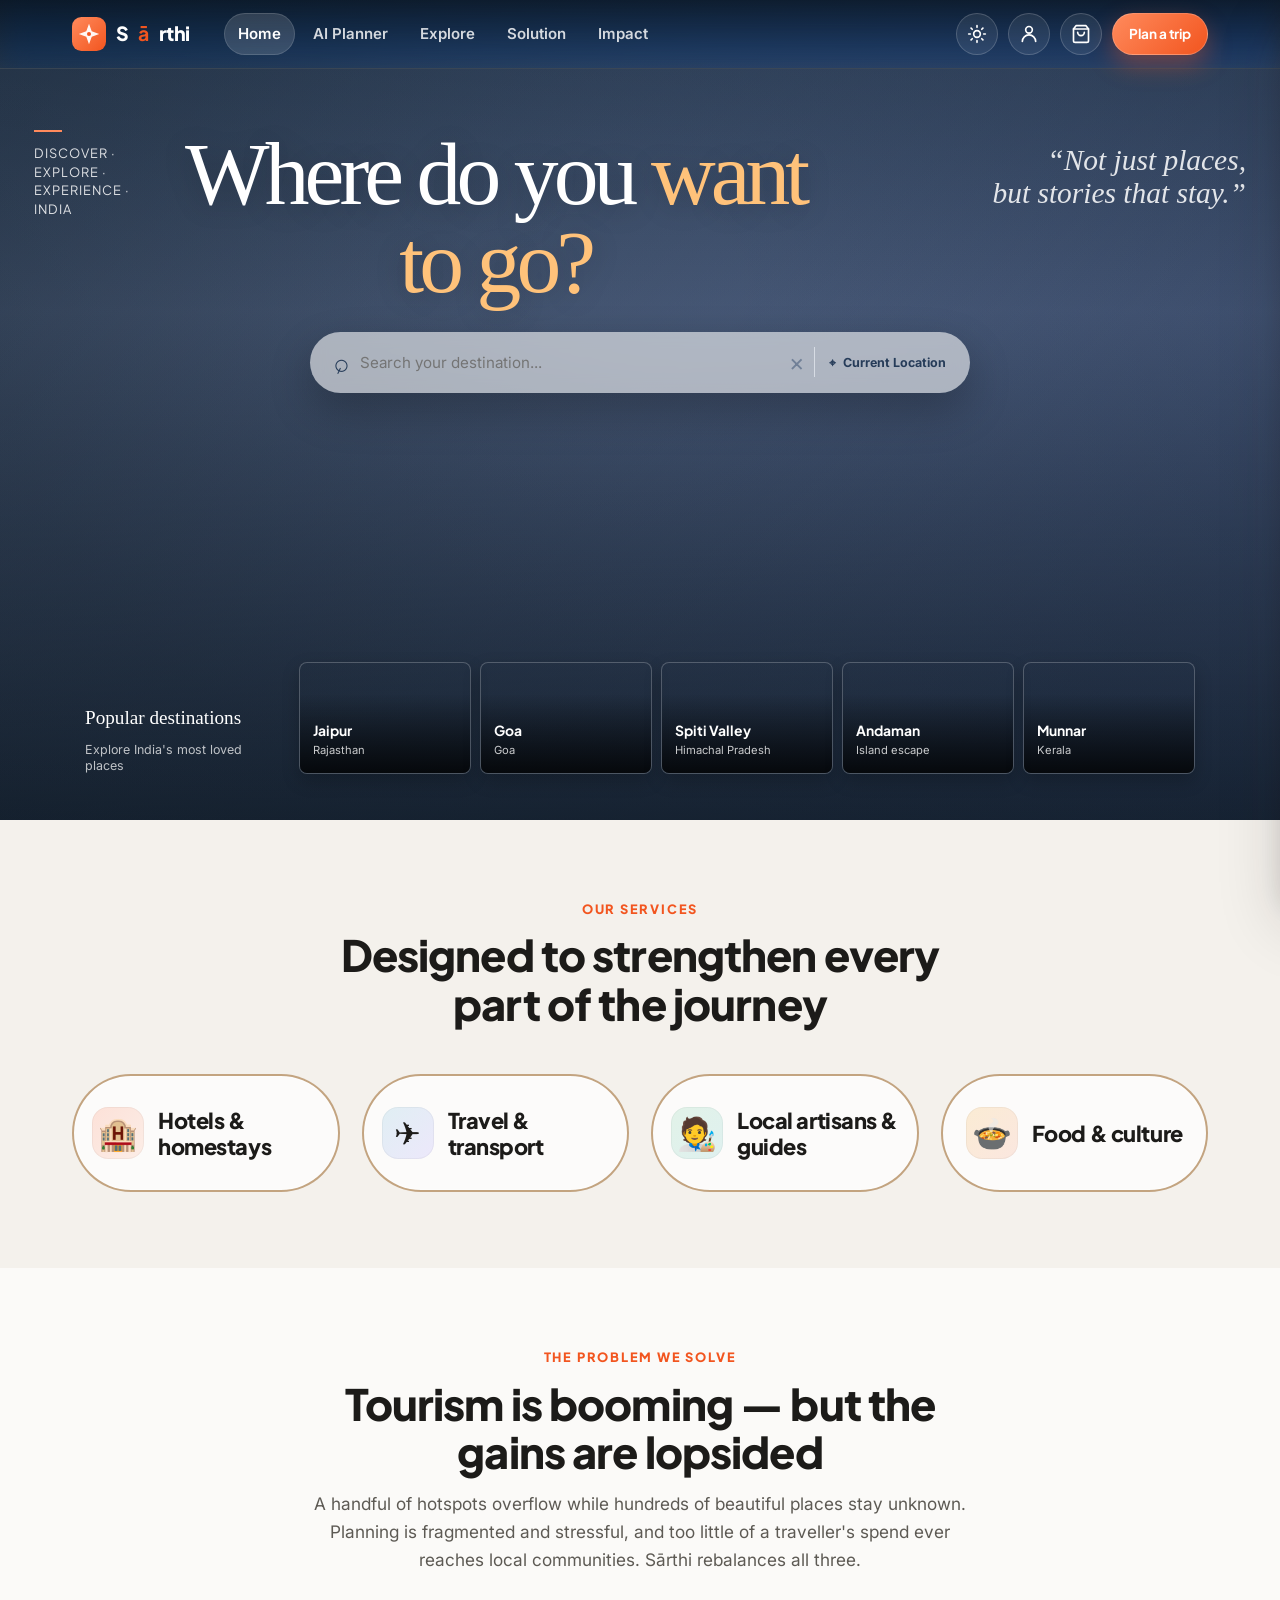
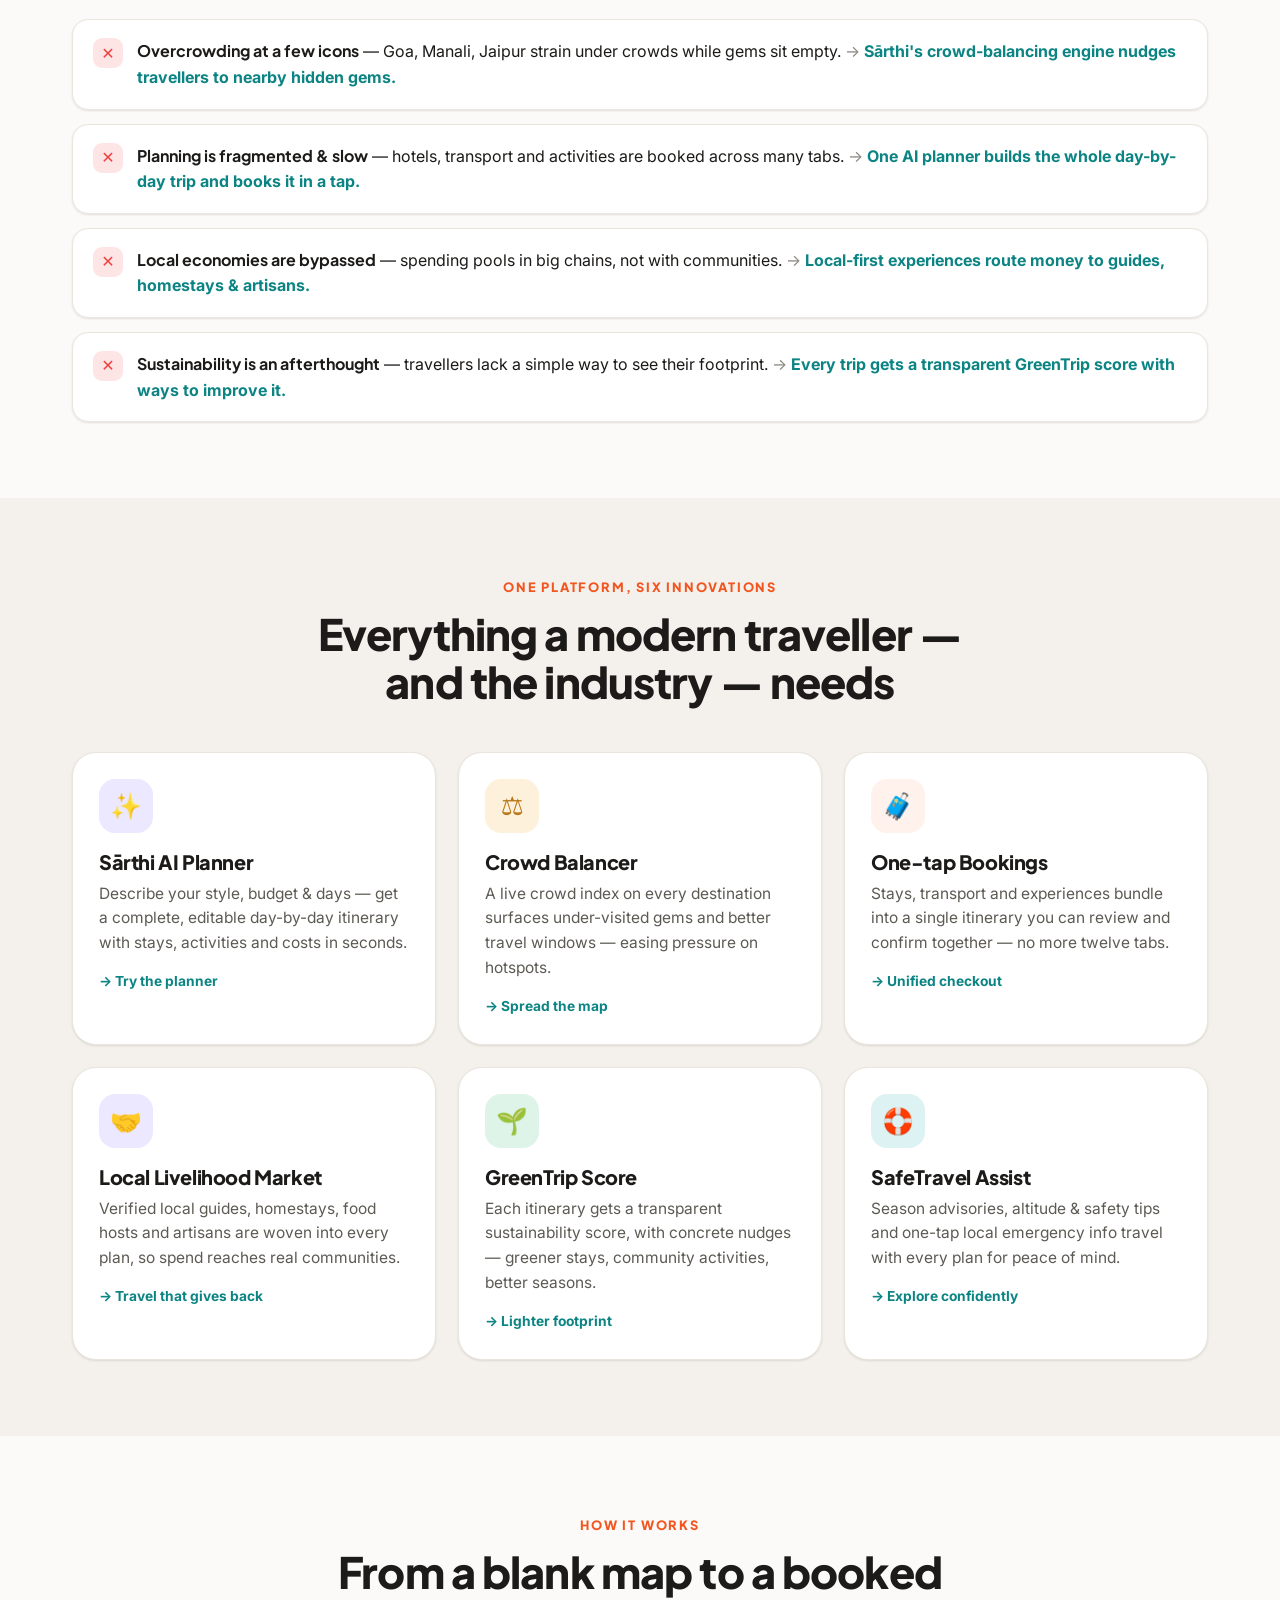
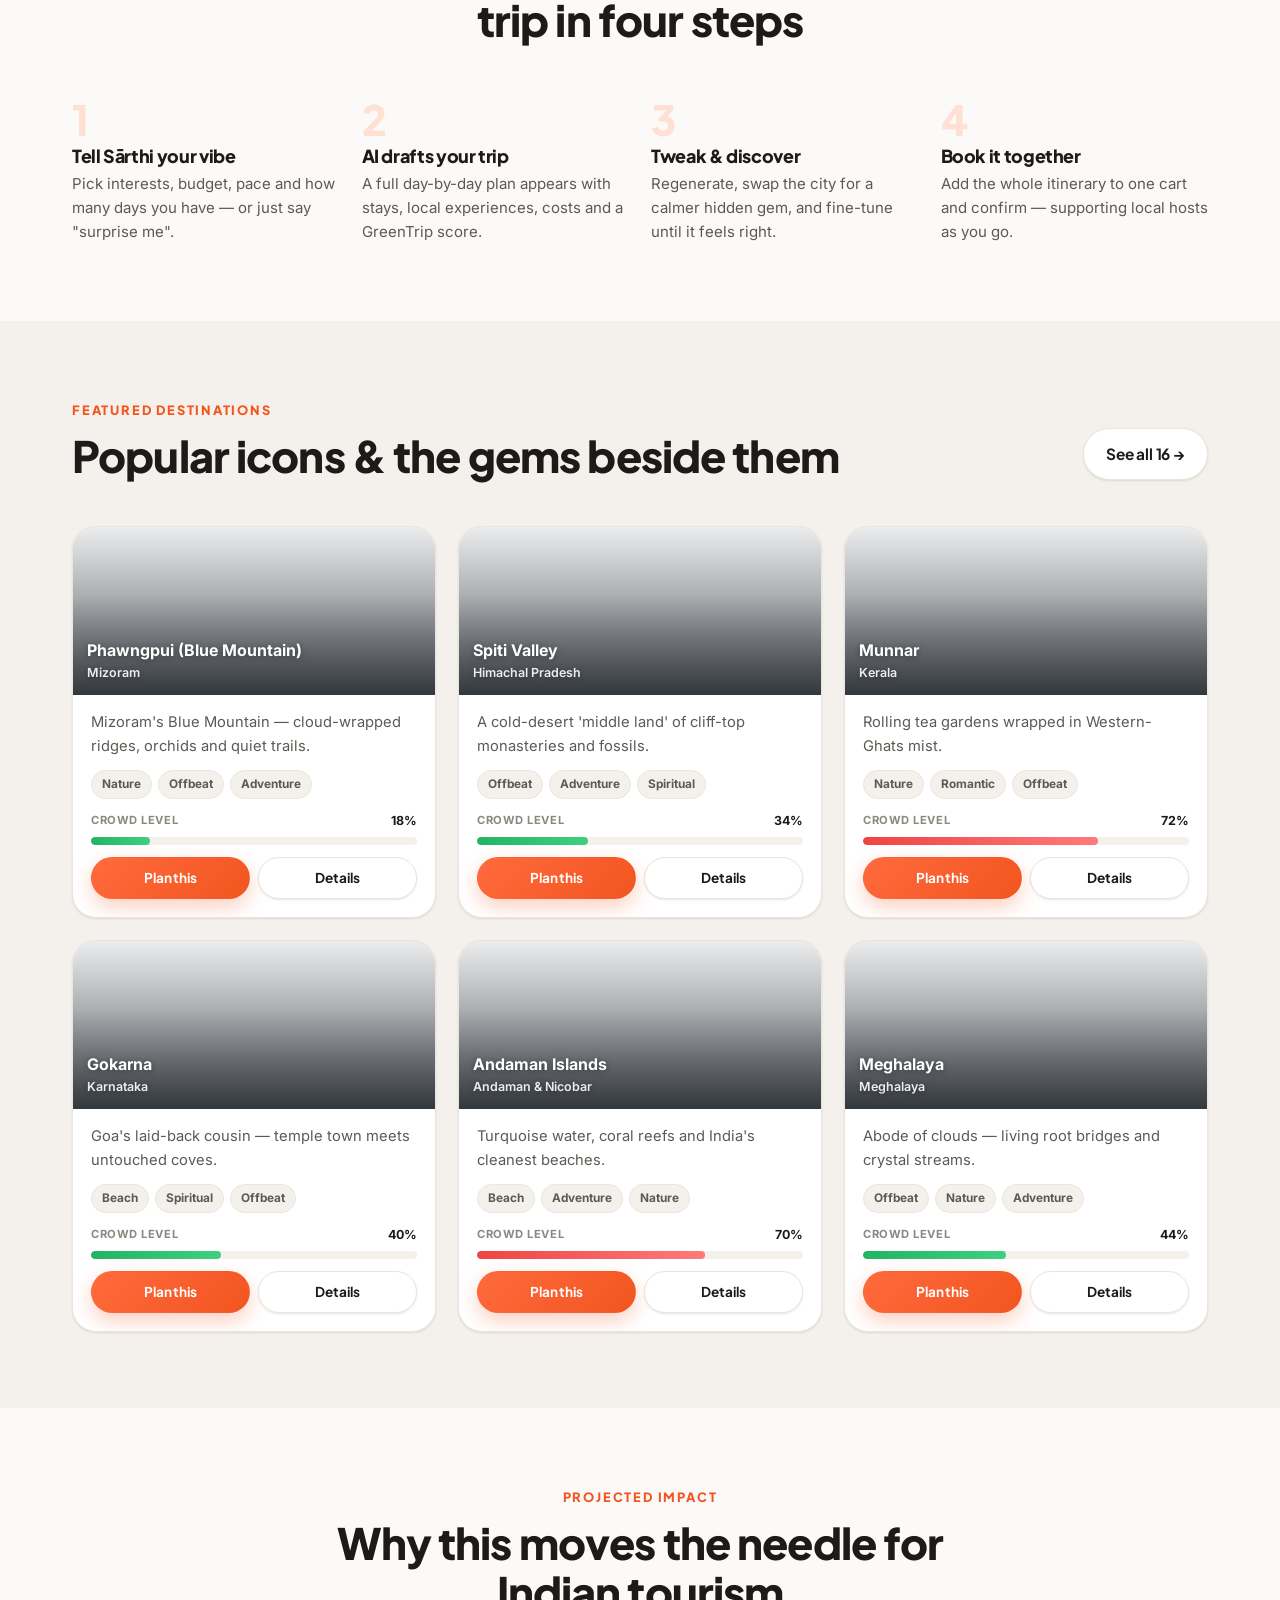
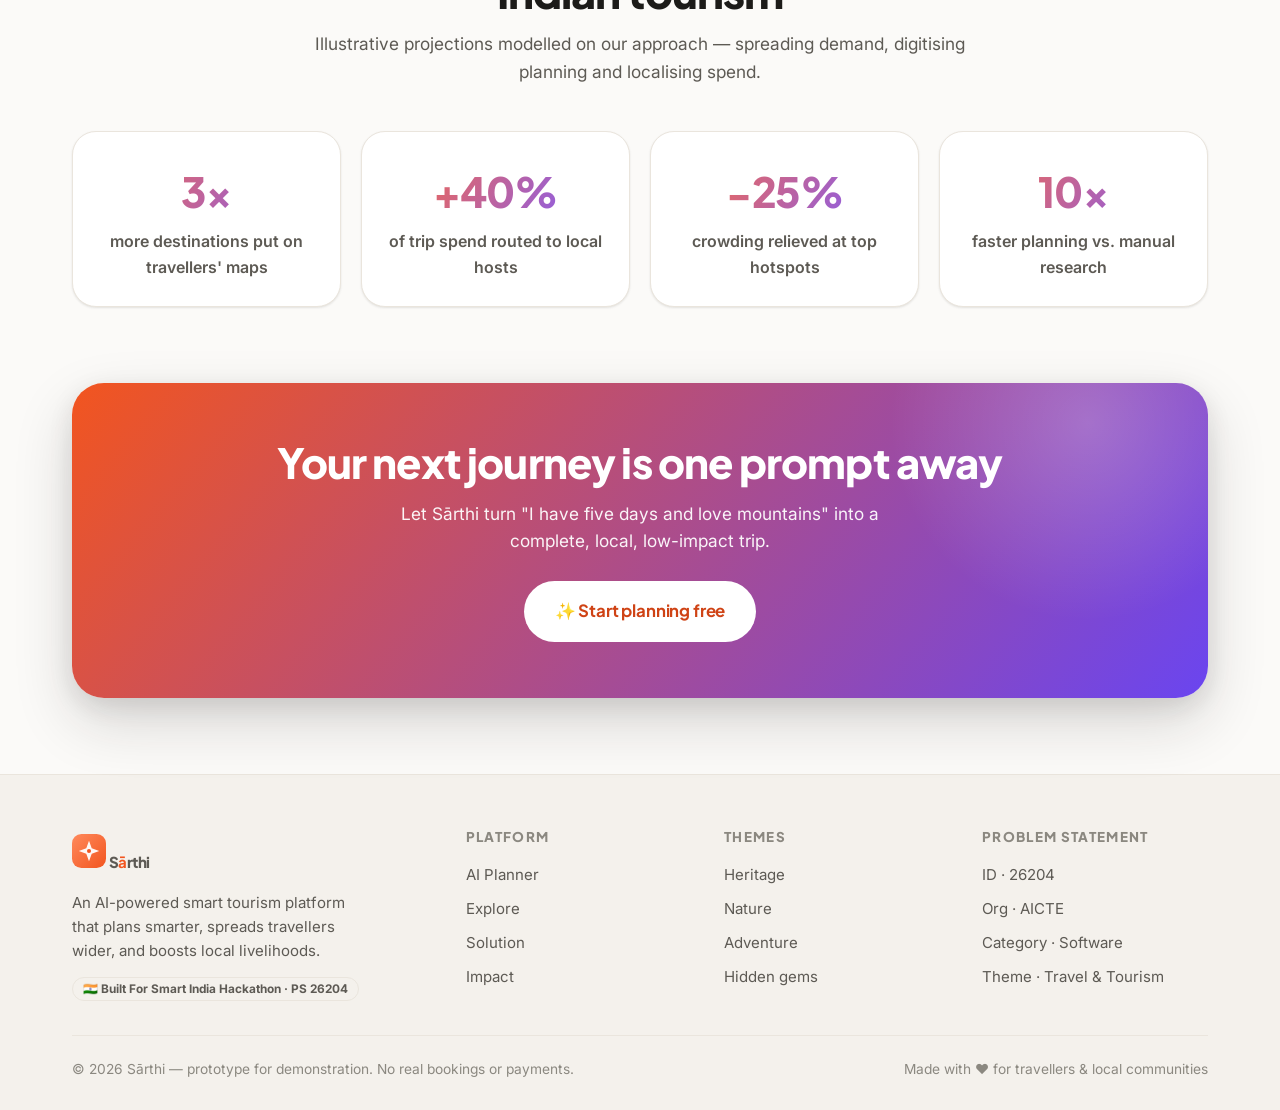
<file: index.html>
<!DOCTYPE html>
<html lang="en" data-theme="light">
<head>
  <meta charset="UTF-8" />
  <meta name="viewport" content="width=device-width, initial-scale=1.0" />
  <title>Sārthi — Smart AI Tourism Platform | SIH PS 26204</title>
  <meta name="description" content="Sārthi is an AI-powered smart tourism platform that plans personalised trips, spreads travellers to hidden gems, and channels spending to local hosts — built for Smart India Hackathon PS 26204 (AICTE, Travel & Tourism)." />
  <link rel="preconnect" href="https://fonts.googleapis.com" />
  <link rel="preconnect" href="https://fonts.gstatic.com" crossorigin />
  <link href="https://fonts.googleapis.com/css2?family=Inter:wght@400;500;600;700&family=Plus+Jakarta+Sans:wght@600;700;800&display=swap" rel="stylesheet" />
  <link rel="stylesheet" href="css/styles.css" />
  <link rel="icon" href="data:image/svg+xml,<svg xmlns='http://www.w3.org/2000/svg' viewBox='0 0 40 40'><rect width='40' height='40' rx='11' fill='%23f2551f'/><path d='M20 8l3.2 8.8L32 20l-8.8 3.2L20 32l-3.2-8.8L8 20z' fill='white'/></svg>" />
</head>
<body>
  <!-- ============ NAV ============ -->
  <header class="nav">
    <div class="container nav__inner">
      <a class="nav__logo" href="index.html" aria-label="Sārthi home">
        <svg class="logo-mark" viewBox="0 0 40 40" fill="none" aria-hidden="true">
          <rect width="40" height="40" rx="11" fill="url(#lg)"/>
          <path d="M20 8l3.2 8.8L32 20l-8.8 3.2L20 32l-3.2-8.8L8 20l8.8-3.2L20 8z" fill="#fff" opacity=".95"/>
          <circle cx="20" cy="20" r="2.4" fill="#f2551f"/>
          <defs><linearGradient id="lg" x1="0" y1="0" x2="40" y2="40" gradientUnits="userSpaceOnUse"><stop stop-color="#ff8a5c"/><stop offset="1" stop-color="#f2551f"/></linearGradient></defs>
        </svg>
        S<b>ā</b>rthi
      </a>
      <nav class="nav__links" aria-label="Primary">
        <a class="nav__link" href="index.html">Home</a>
        <a class="nav__link" href="planner.html">AI Planner</a>
        <a class="nav__link" href="explore.html">Explore</a>
        <a class="nav__link" href="index.html#solution">Solution</a>
        <a class="nav__link" href="index.html#impact">Impact</a>
      </nav>
      <div class="nav__actions">
        <button class="icon-btn" data-theme-toggle aria-label="Toggle dark mode">
          <svg class="sun" viewBox="0 0 24 24" fill="none" stroke="currentColor" stroke-width="2" stroke-linecap="round"><circle cx="12" cy="12" r="4"/><path d="M12 2v2M12 20v2M4.9 4.9l1.4 1.4M17.7 17.7l1.4 1.4M2 12h2M20 12h2M4.9 19.1l1.4-1.4M17.7 6.3l1.4-1.4"/></svg>
          <svg class="moon" viewBox="0 0 24 24" fill="currentColor"><path d="M21 12.8A9 9 0 1 1 11.2 3a7 7 0 0 0 9.8 9.8z"/></svg>
        </button>
        <button class="icon-btn" data-auth-open aria-label="Sign in">
          <svg viewBox="0 0 24 24" fill="none" stroke="currentColor" stroke-width="2" stroke-linecap="round" stroke-linejoin="round"><path d="M20 21a8 8 0 0 0-16 0"/><circle cx="12" cy="7" r="4"/></svg>
        </button>
        <button class="icon-btn" data-cart-open aria-label="Open your trip">
          <svg viewBox="0 0 24 24" fill="none" stroke="currentColor" stroke-width="2" stroke-linecap="round" stroke-linejoin="round"><path d="M6 2 3 6v14a2 2 0 0 0 2 2h14a2 2 0 0 0 2-2V6l-3-4z"/><path d="M3 6h18M16 10a4 4 0 0 1-8 0"/></svg>
          <span class="cart-count" data-cart-count>0</span>
        </button>
        <a class="btn btn--primary btn--sm" href="planner.html">Plan a trip</a>
        <button class="icon-btn nav__toggle" aria-label="Menu">
          <svg viewBox="0 0 24 24" fill="none" stroke="currentColor" stroke-width="2" stroke-linecap="round"><path d="M3 12h18M3 6h18M3 18h18"/></svg>
        </button>
      </div>
    </div>
  </header>

  <!-- ============ HERO ============ -->
  <section class="hero hero--destination">
    <div class="hero-destination__shade"></div>
    <div class="hero-destination__copy">
      <p class="hero-kicker">Discover · Explore · Experience · India</p>
      <h1>Where do you <em>want to go?</em></h1>
      <p class="hero-quote">“Not just places,<br />but stories that stay.”</p>
    </div>
    <form class="destination-search" data-home-search>
      <span class="search-symbol" aria-hidden="true">⌕</span>
      <input type="search" data-home-search-input placeholder="Search your destination..." aria-label="Search your destination" autocomplete="off" />
      <button type="button" class="search-clear" data-home-search-clear aria-label="Clear search">×</button>
      <span class="search-divider"></span>
      <button type="submit" class="location-button" aria-label="Plan trip from current location">⌖ <span>Current Location</span></button>
      <div class="destination-suggestions" data-home-suggestions></div>
    </form>
    <div class="hero-popular">
      <div class="hero-popular__title"><span>Popular destinations</span><small>Explore India's most loved places</small></div>
      <div class="hero-popular__rail">
        <a href="planner.html?dest=jaipur" class="hero-place-card" style="--place-image:url('https://images.unsplash.com/photo-1587474260584-136574528ed5?auto=format&amp;fit=crop&amp;w=500&amp;q=80')"><b>Jaipur</b><small>Rajasthan</small></a>
        <a href="planner.html?dest=goa" class="hero-place-card" style="--place-image:url('https://images.unsplash.com/photo-1507525428034-b723cf961d3e?auto=format&amp;fit=crop&amp;w=500&amp;q=80')"><b>Goa</b><small>Goa</small></a>
        <a href="planner.html?dest=spiti" class="hero-place-card" style="--place-image:url('https://images.unsplash.com/photo-1501785888041-af3ef285b470?auto=format&amp;fit=crop&amp;w=500&amp;q=80')"><b>Spiti Valley</b><small>Himachal Pradesh</small></a>
        <a href="planner.html?dest=andaman" class="hero-place-card" style="--place-image:url('https://images.unsplash.com/photo-1500375592092-40eb2168fd21?auto=format&amp;fit=crop&amp;w=500&amp;q=80')"><b>Andaman</b><small>Island escape</small></a>
        <a href="planner.html?dest=munnar" class="hero-place-card" style="--place-image:url('https://images.unsplash.com/photo-1500530855697-b586d89ba3ee?auto=format&amp;fit=crop&amp;w=500&amp;q=80')"><b>Munnar</b><small>Kerala</small></a>
      </div>
    </div>
  </section>

  <!-- ============ SERVICE CATEGORIES ============ -->
  <section class="section section--tint section--services">
    <div class="container">
      <div class="section__head reveal">
        <span class="eyebrow">Our services</span>
        <h2 class="section__title">Designed to strengthen every part of the journey</h2>
      </div>
      <div class="service-grid" aria-label="Explore focus areas">
        <a class="service-card" href="services.html?service=hotels">
          <span class="service-card__icon service-card__icon--hotel">🏨</span>
          <span class="service-card__label">Hotels &amp; homestays</span>
        </a>
        <a class="service-card" href="services.html?service=transport">
          <span class="service-card__icon service-card__icon--travel">✈️</span>
          <span class="service-card__label">Travel &amp; transport</span>
        </a>
        <a class="service-card" href="services.html?service=guides">
          <span class="service-card__icon service-card__icon--guide">🧑‍🎨</span>
          <span class="service-card__label">Local artisans &amp; guides</span>
        </a>
        <a class="service-card" href="services.html?service=food">
          <span class="service-card__icon service-card__icon--food">🍲</span>
          <span class="service-card__label">Food &amp; culture</span>
        </a>
      </div>
    </div>
  </section>

  <!-- ============ PROBLEM → SOLUTION ============ -->
  <section class="section" id="solution">
    <div class="container">
      <div class="section__head reveal">
        <span class="eyebrow">The problem we solve</span>
        <h2 class="section__title">Tourism is booming — but the gains are lopsided</h2>
        <p class="section__desc">A handful of hotspots overflow while hundreds of beautiful places stay unknown. Planning is fragmented and stressful, and too little of a traveller's spend ever reaches local communities. Sārthi rebalances all three.</p>
      </div>
      <div class="problem-list reveal" data-delay="1">
        <div class="problem-item">
          <div class="x">✕</div>
          <div><b>Overcrowding at a few icons</b> — Goa, Manali, Jaipur strain under crowds while gems sit empty.
            <span class="arrow"> → </span><span class="sol">Sārthi's crowd-balancing engine nudges travellers to nearby hidden gems.</span></div>
        </div>
        <div class="problem-item">
          <div class="x">✕</div>
          <div><b>Planning is fragmented &amp; slow</b> — hotels, transport and activities are booked across many tabs.
            <span class="arrow"> → </span><span class="sol">One AI planner builds the whole day-by-day trip and books it in a tap.</span></div>
        </div>
        <div class="problem-item">
          <div class="x">✕</div>
          <div><b>Local economies are bypassed</b> — spending pools in big chains, not with communities.
            <span class="arrow"> → </span><span class="sol">Local-first experiences route money to guides, homestays &amp; artisans.</span></div>
        </div>
        <div class="problem-item">
          <div class="x">✕</div>
          <div><b>Sustainability is an afterthought</b> — travellers lack a simple way to see their footprint.
            <span class="arrow"> → </span><span class="sol">Every trip gets a transparent GreenTrip score with ways to improve it.</span></div>
        </div>
      </div>
    </div>
  </section>

  <!-- ============ FEATURE PILLARS ============ -->
  <section class="section section--tint">
    <div class="container">
      <div class="section__head reveal">
        <span class="eyebrow">One platform, six innovations</span>
        <h2 class="section__title">Everything a modern traveller — and the industry — needs</h2>
      </div>
      <div class="grid grid--3">
        <div class="card feature reveal">
          <div class="feature__icon acc-violet">✨</div>
          <h3>Sārthi AI Planner</h3>
          <p>Describe your style, budget &amp; days — get a complete, editable day-by-day itinerary with stays, activities and costs in seconds.</p>
          <span class="tagline">→ Try the planner</span>
        </div>
        <div class="card feature reveal" data-delay="1">
          <div class="feature__icon acc-amber">⚖️</div>
          <h3>Crowd Balancer</h3>
          <p>A live crowd index on every destination surfaces under-visited gems and better travel windows — easing pressure on hotspots.</p>
          <span class="tagline">→ Spread the map</span>
        </div>
        <div class="card feature reveal" data-delay="2">
          <div class="feature__icon">🧳</div>
          <h3>One-tap Bookings</h3>
          <p>Stays, transport and experiences bundle into a single itinerary you can review and confirm together — no more twelve tabs.</p>
          <span class="tagline">→ Unified checkout</span>
        </div>
        <div class="card feature reveal">
          <div class="feature__icon acc-violet">🤝</div>
          <h3>Local Livelihood Market</h3>
          <p>Verified local guides, homestays, food hosts and artisans are woven into every plan, so spend reaches real communities.</p>
          <span class="tagline">→ Travel that gives back</span>
        </div>
        <div class="card feature reveal" data-delay="1">
          <div class="feature__icon acc-green">🌱</div>
          <h3>GreenTrip Score</h3>
          <p>Each itinerary gets a transparent sustainability score, with concrete nudges — greener stays, community activities, better seasons.</p>
          <span class="tagline">→ Lighter footprint</span>
        </div>
        <div class="card feature reveal" data-delay="2">
          <div class="feature__icon acc-teal">🛟</div>
          <h3>SafeTravel Assist</h3>
          <p>Season advisories, altitude &amp; safety tips and one-tap local emergency info travel with every plan for peace of mind.</p>
          <span class="tagline">→ Explore confidently</span>
        </div>
      </div>
    </div>
  </section>

  <!-- ============ HOW IT WORKS ============ -->
  <section class="section">
    <div class="container">
      <div class="section__head reveal">
        <span class="eyebrow">How it works</span>
        <h2 class="section__title">From a blank map to a booked trip in four steps</h2>
      </div>
      <div class="steps">
        <div class="step reveal"><div class="step__num">1</div><h3>Tell Sārthi your vibe</h3><p>Pick interests, budget, pace and how many days you have — or just say "surprise me".</p></div>
        <div class="step reveal" data-delay="1"><div class="step__num">2</div><h3>AI drafts your trip</h3><p>A full day-by-day plan appears with stays, local experiences, costs and a GreenTrip score.</p></div>
        <div class="step reveal" data-delay="2"><div class="step__num">3</div><h3>Tweak &amp; discover</h3><p>Regenerate, swap the city for a calmer hidden gem, and fine-tune until it feels right.</p></div>
        <div class="step reveal" data-delay="3"><div class="step__num">4</div><h3>Book it together</h3><p>Add the whole itinerary to one cart and confirm — supporting local hosts as you go.</p></div>
      </div>
    </div>
  </section>

  <!-- ============ FEATURED DESTINATIONS ============ -->
  <section class="section section--tint">
    <div class="container">
      <div class="section__head reveal" style="display:flex;justify-content:space-between;align-items:flex-end;max-width:none;text-align:left">
        <div>
          <span class="eyebrow">Featured destinations</span>
          <h2 class="section__title">Popular icons &amp; the gems beside them</h2>
        </div>
        <a class="btn btn--ghost" href="explore.html">See all 16 →</a>
      </div>
      <div class="dest-grid" data-featured></div>
    </div>
  </section>

  <!-- ============ IMPACT ============ -->
  <section class="section" id="impact">
    <div class="container">
      <div class="section__head reveal">
        <span class="eyebrow">Projected impact</span>
        <h2 class="section__title">Why this moves the needle for Indian tourism</h2>
        <p class="section__desc">Illustrative projections modelled on our approach — spreading demand, digitising planning and localising spend.</p>
      </div>
      <div class="stat-band reveal">
        <div class="stat-tile"><div class="num">3×</div><div class="lbl">more destinations put on travellers' maps</div></div>
        <div class="stat-tile"><div class="num">+40%</div><div class="lbl">of trip spend routed to local hosts</div></div>
        <div class="stat-tile"><div class="num">−25%</div><div class="lbl">crowding relieved at top hotspots</div></div>
        <div class="stat-tile"><div class="num">10×</div><div class="lbl">faster planning vs. manual research</div></div>
      </div>
    </div>
  </section>

  <!-- ============ CTA ============ -->
  <section class="section" style="padding-top:0">
    <div class="container">
      <div class="cta-band reveal">
        <h2>Your next journey is one prompt away</h2>
        <p>Let Sārthi turn "I have five days and love mountains" into a complete, local, low-impact trip.</p>
        <a class="btn btn--dark btn--lg" href="planner.html" style="background:#fff;color:var(--brand-700)">✨ Start planning free</a>
      </div>
    </div>
  </section>

  <!-- ============ FOOTER ============ -->
  <footer class="footer">
    <div class="container">
      <div class="footer__grid">
        <div class="footer__brand">
          <a class="nav__logo" href="index.html">
            <svg class="logo-mark" viewBox="0 0 40 40" fill="none" aria-hidden="true">
              <rect width="40" height="40" rx="11" fill="url(#lgf)"/>
              <path d="M20 8l3.2 8.8L32 20l-8.8 3.2L20 32l-3.2-8.8L8 20l8.8-3.2L20 8z" fill="#fff" opacity=".95"/>
              <circle cx="20" cy="20" r="2.4" fill="#f2551f"/>
              <defs><linearGradient id="lgf" x1="0" y1="0" x2="40" y2="40" gradientUnits="userSpaceOnUse"><stop stop-color="#ff8a5c"/><stop offset="1" stop-color="#f2551f"/></linearGradient></defs>
            </svg>
            S<b>ā</b>rthi
          </a>
          <p>An AI-powered smart tourism platform that plans smarter, spreads travellers wider, and boosts local livelihoods.</p>
          <span class="tag">🇮🇳 Built for Smart India Hackathon · PS 26204</span>
        </div>
        <div>
          <h4>Platform</h4>
          <a href="planner.html">AI Planner</a>
          <a href="explore.html">Explore</a>
          <a href="index.html#solution">Solution</a>
          <a href="index.html#impact">Impact</a>
        </div>
        <div>
          <h4>Themes</h4>
          <a href="explore.html?interest=heritage">Heritage</a>
          <a href="explore.html?interest=nature">Nature</a>
          <a href="explore.html?interest=adventure">Adventure</a>
          <a href="explore.html?gems=1">Hidden gems</a>
        </div>
        <div>
          <h4>Problem statement</h4>
          <a>ID · 26204</a>
          <a>Org · AICTE</a>
          <a>Category · Software</a>
          <a>Theme · Travel &amp; Tourism</a>
        </div>
      </div>
      <div class="footer__bottom">
        <span>© <span data-year>2026</span> Sārthi — prototype for demonstration. No real bookings or payments.</span>
        <span>Made with ❤️ for travellers &amp; local communities</span>
      </div>
    </div>
  </footer>

  <!-- ============ CART DRAWER + OVERLAY + MODAL ============ -->
  <div class="overlay" data-overlay></div>
  <aside class="drawer" data-drawer aria-label="Your trip">
    <div class="drawer__head">
      <h3>🧳 Your trip</h3>
      <button class="icon-btn" data-cart-close aria-label="Close">
        <svg viewBox="0 0 24 24" fill="none" stroke="currentColor" stroke-width="2" stroke-linecap="round"><path d="M18 6 6 18M6 6l12 12"/></svg>
      </button>
    </div>
    <div class="drawer__body" data-cart-body></div>
    <div class="drawer__foot" data-cart-foot></div>
  </aside>
  <div class="modal" data-modal><div class="modal__panel" data-modal-body></div></div>

  <script src="js/data.js"></script>
  <script src="js/main.js?v=home-search"></script>
  <script src="js/config.js"></script>
  <script src="js/api.js"></script>
  <script src="js/auth.js"></script>
  <script>
    /* Featured destinations on the landing page (curated mix of icons + gems) */
    (function () {
      var D = window.SARTHI_DATA;
      var ids = ["phawngpui", "spiti", "munnar", "gokarna", "andaman", "meghalaya"];
      var images = {
        phawngpui: "https://images.unsplash.com/photo-1464822759023-fed622ff2c3b?auto=format&fit=crop&w=900&q=85",
        spiti: "https://images.unsplash.com/photo-1501785888041-af3ef285b470?auto=format&fit=crop&w=900&q=85",
        munnar: "https://images.unsplash.com/photo-1500530855697-b586d89ba3ee?auto=format&fit=crop&w=900&q=85",
        gokarna: "https://images.unsplash.com/photo-1507525428034-b723cf961d3e?auto=format&fit=crop&w=900&q=85",
        andaman: "https://images.unsplash.com/photo-1500375592092-40eb2168fd21?auto=format&fit=crop&w=900&q=85",
        meghalaya: "https://images.unsplash.com/photo-1506744038136-46273834b3fb?auto=format&fit=crop&w=900&q=85"
      };
      var grid = document.querySelector("[data-featured]");
      if (!grid) return;
      function crowdClass(p) { return p >= 70 ? "high" : p >= 45 ? "mid" : "low"; }
      grid.innerHTML = ids.map(function (id) {
        var d = D.byId(id); if (!d) return "";
        var badge = "";
        var tags = d.tags.slice(0, 3).map(function (t) { return '<span class="tag">' + t + "</span>"; }).join("");
        return '<article class="dest-card reveal"><div class="dest-card__media" style="background-image:linear-gradient(180deg,rgba(5,15,25,.08),rgba(5,15,25,.7)),url(\'' + images[d.id] + '\')">' +
          badge +
          '<div class="dest-card__loc">' + d.name + "<small>" + d.state + "</small></div></div>" +
          '<div class="dest-card__body"><p class="text-2" style="font-size:.92rem">' + d.blurb + '</p><div class="tags">' + tags + "</div>" +
          '<div><div class="meter-row"><span class="label">Crowd level</span><span>' + d.popularity + '%</span></div>' +
          '<div class="meter meter--' + crowdClass(d.popularity) + '"><div class="meter__fill" style="width:' + d.popularity + '%"></div></div></div>' +
          '<div class="dest-card__actions"><a class="btn btn--primary btn--sm" href="planner.html?dest=' + d.id + '">Plan this</a>' +
          '<a class="btn btn--ghost btn--sm" href="explore.html">Details</a></div></div></article>';
      }).join("");
      grid.querySelectorAll(".reveal").forEach(function (el) { el.classList.add("is-visible"); });
    })();
  </script>
</body>
</html>
</file>
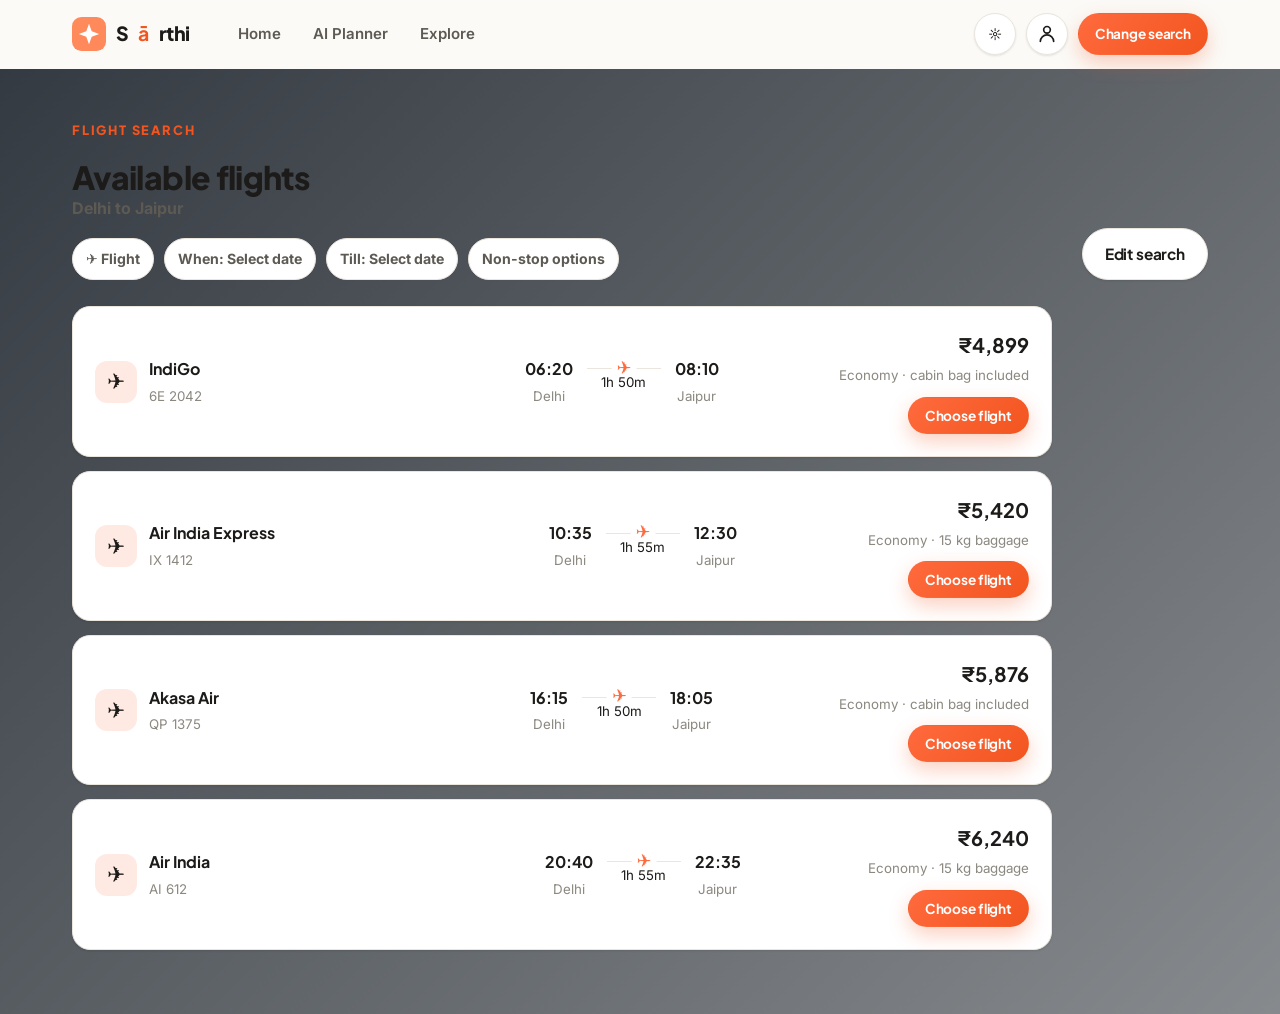
<file: flights.html>
<!DOCTYPE html>
<html lang="en" data-theme="light">
<head>
  <meta charset="UTF-8" />
  <meta name="viewport" content="width=device-width, initial-scale=1.0" />
  <title>Available Travel - Sārthi</title>
  <meta name="description" content="Compare available flights, trains or buses for your selected route and dates." />
  <link rel="preconnect" href="https://fonts.googleapis.com" />
  <link rel="preconnect" href="https://fonts.gstatic.com" crossorigin />
  <link href="https://fonts.googleapis.com/css2?family=Inter:wght@400;500;600;700&family=Plus+Jakarta+Sans:wght@600;700;800&display=swap" rel="stylesheet" />
  <link rel="stylesheet" href="css/styles.css" />
</head>
<body>
  <header class="nav">
    <div class="container nav__inner">
      <a class="nav__logo" href="index.html" aria-label="Sārthi home">
        <svg class="logo-mark" viewBox="0 0 40 40" fill="none" aria-hidden="true"><rect width="40" height="40" rx="11" fill="url(#lg)"/><path d="M20 8l3.2 8.8L32 20l-8.8 3.2L20 32l-3.2-8.8L8 20l8.8-3.2L20 8z" fill="#fff"/><defs><linearGradient id="lg" x1="0" y1="0" x2="40" y2="40"><stop stop-color="#ff8a5c"/><stop offset="1" stop-color="#f2551f"/></linearGradient></defs></svg>
        S<b>ā</b>rthi
      </a>
      <nav class="nav__links" aria-label="Primary">
        <a class="nav__link" href="index.html">Home</a>
        <a class="nav__link" href="planner.html">AI Planner</a>
        <a class="nav__link" href="explore.html">Explore</a>
      </nav>
      <div class="nav__actions">
        <button class="icon-btn" data-theme-toggle aria-label="Toggle dark mode"><span>☼</span></button>
        <button class="icon-btn" data-auth-open aria-label="Sign in">
          <svg viewBox="0 0 24 24" fill="none" stroke="currentColor" stroke-width="2" stroke-linecap="round" stroke-linejoin="round"><path d="M20 21a8 8 0 0 0-16 0"/><circle cx="12" cy="7" r="4"/></svg>
        </button>
        <a class="btn btn--primary btn--sm" href="services.html?service=transport">Change search</a>
        <button class="icon-btn nav__toggle" aria-label="Menu">☰</button>
      </div>
    </div>
  </header>

  <main class="flight-page">
    <div class="container">
      <div class="flight-heading">
        <div>
          <span class="eyebrow">Flight search</span>
          <h1 data-travel-title>Available travel</h1>
          <p class="flight-route" data-flight-route>Searching your selected route</p>
          <div class="flight-search-summary" data-flight-summary></div>
        </div>
        <a class="btn btn--ghost" href="services.html?service=transport">Edit search</a>
      </div>
      <div class="flight-list" data-flight-list></div>
    </div>
  </main>

  <div class="modal" data-modal><div class="modal__panel" data-modal-body></div></div>

  <script src="js/main.js"></script>
  <script src="js/config.js"></script>
  <script src="js/api.js"></script>
  <script src="js/auth.js"></script>
  <script src="js/flights.js"></script>
</body>
</html>
</file>
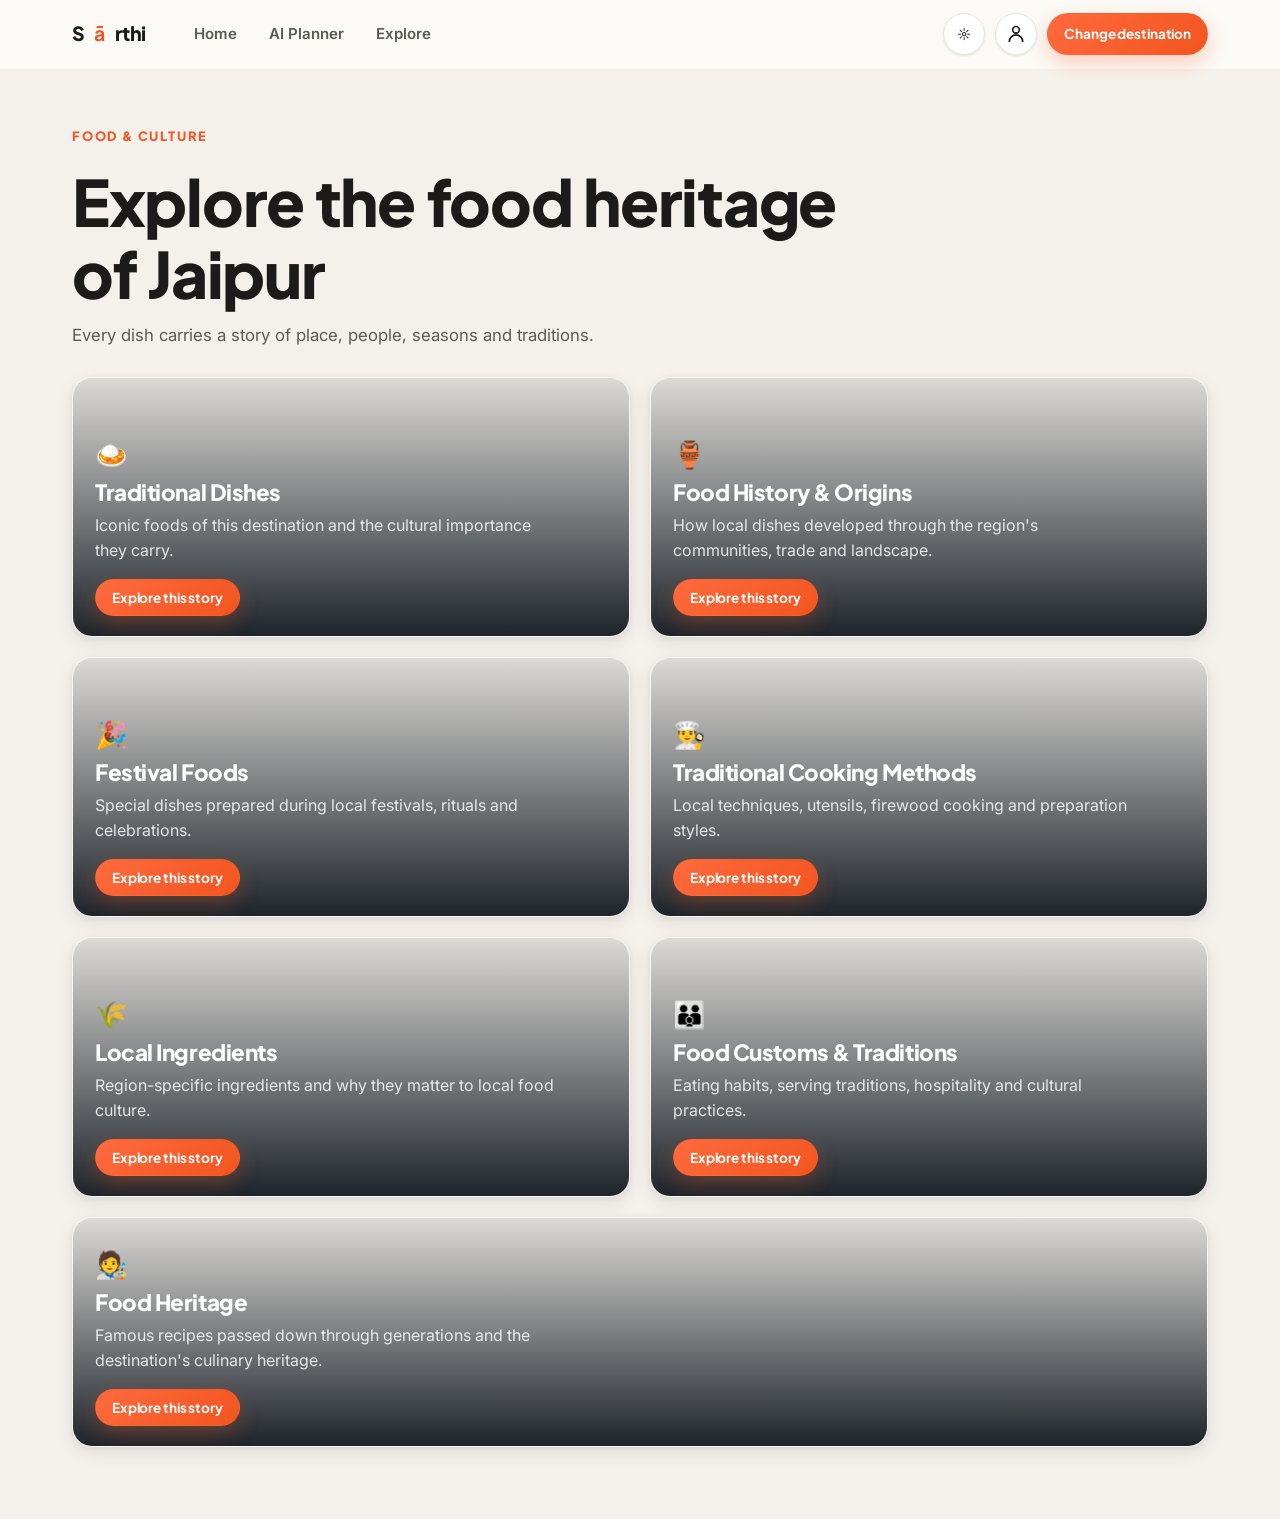
<file: food.html>
<!DOCTYPE html>
<html lang="en" data-theme="light">
<head>
  <meta charset="UTF-8" />
  <meta name="viewport" content="width=device-width, initial-scale=1.0" />
  <title>Food &amp; Culture - Sārthi</title>
  <meta name="description" content="Discover traditional dishes, food history, festivals and culinary heritage." />
  <link rel="preconnect" href="https://fonts.googleapis.com" />
  <link rel="preconnect" href="https://fonts.gstatic.com" crossorigin />
  <link href="https://fonts.googleapis.com/css2?family=Inter:wght@400;500;600;700&family=Plus+Jakarta+Sans:wght@600;700;800&display=swap" rel="stylesheet" />
  <link rel="stylesheet" href="css/styles.css" />
</head>
<body>
  <header class="nav">
    <div class="container nav__inner">
      <a class="nav__logo" href="index.html" aria-label="Sārthi home">S<b>ā</b>rthi</a>
      <nav class="nav__links" aria-label="Primary">
        <a class="nav__link" href="index.html">Home</a>
        <a class="nav__link" href="planner.html">AI Planner</a>
        <a class="nav__link" href="explore.html">Explore</a>
      </nav>
      <div class="nav__actions">
        <button class="icon-btn" data-theme-toggle aria-label="Toggle dark mode">☼</button>
        <button class="icon-btn" data-auth-open aria-label="Sign in">
          <svg viewBox="0 0 24 24" fill="none" stroke="currentColor" stroke-width="2" stroke-linecap="round" stroke-linejoin="round"><path d="M20 21a8 8 0 0 0-16 0"/><circle cx="12" cy="7" r="4"/></svg>
        </button>
        <a class="btn btn--primary btn--sm" href="services.html?service=food">Change destination</a>
        <button class="icon-btn nav__toggle" aria-label="Menu">☰</button>
      </div>
    </div>
  </header>

  <main class="food-results-page">
    <div class="container">
      <div class="food-results-heading">
        <span class="eyebrow">Food &amp; culture</span>
        <h1>Explore the food heritage of <span data-food-destination>your destination</span></h1>
        <p>Every dish carries a story of place, people, seasons and traditions.</p>
      </div>
      <div class="food-results-grid" data-food-results></div>
    </div>
  </main>

  <div class="modal" data-modal><div class="modal__panel" data-modal-body></div></div>

  <script src="js/data.js"></script>
  <script src="js/main.js"></script>
  <script src="js/config.js"></script>
  <script src="js/api.js"></script>
  <script src="js/auth.js"></script>
  <script src="js/food.js"></script>
</body>
</html>
</file>
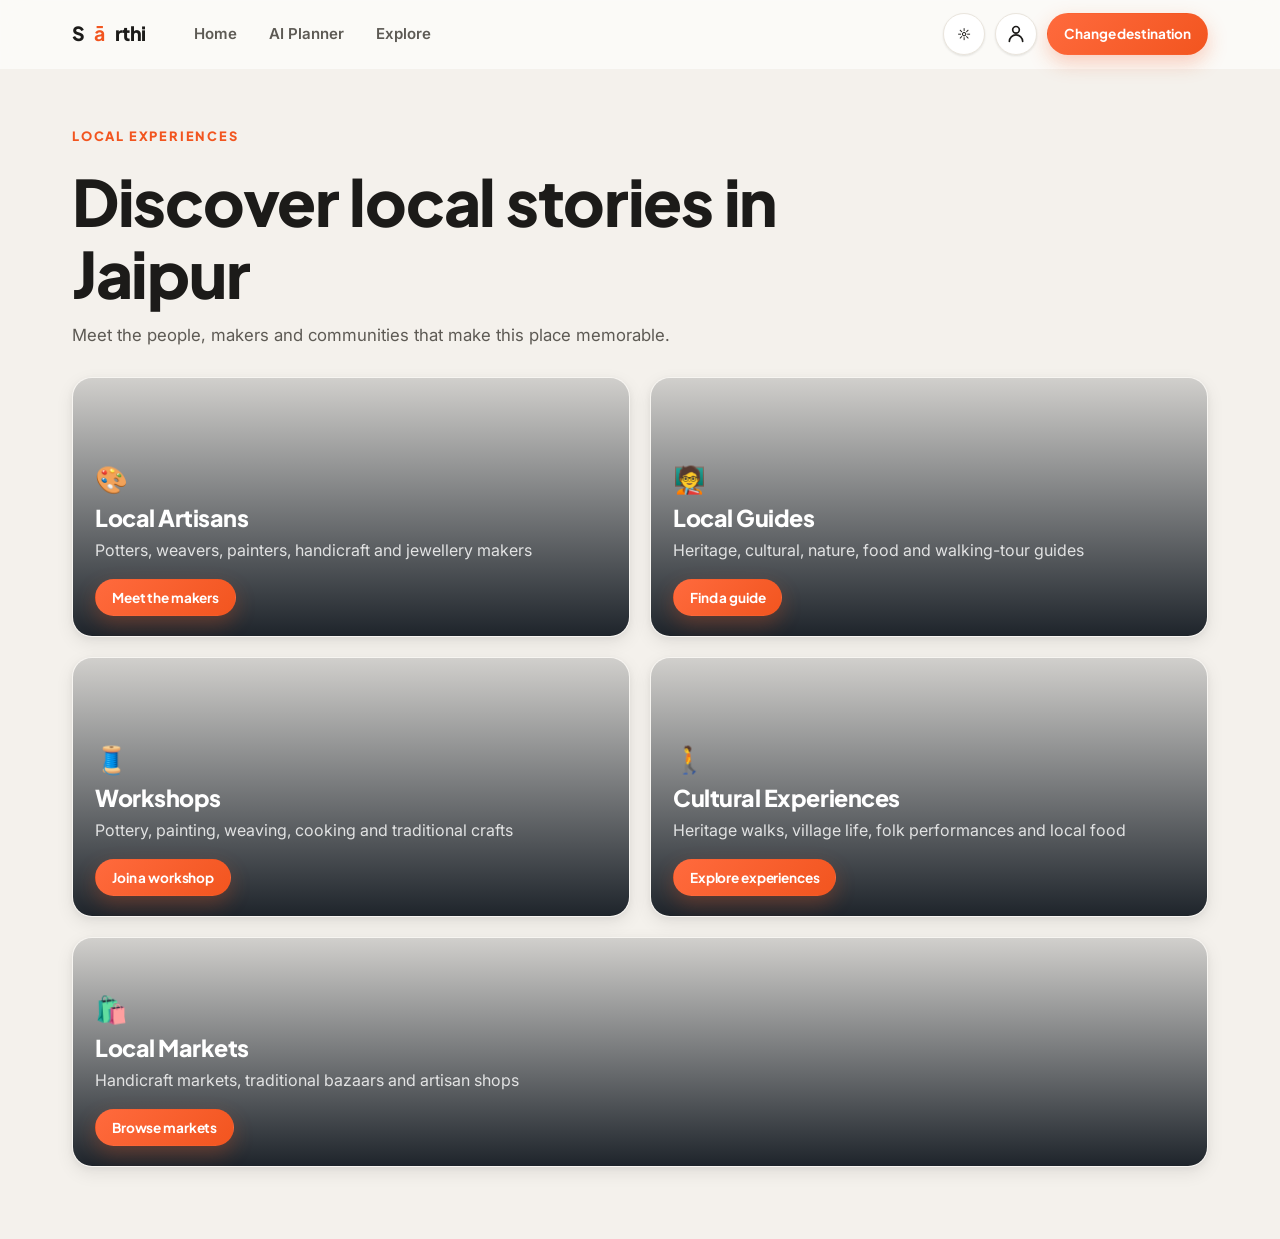
<file: guides.html>
<!DOCTYPE html>
<html lang="en" data-theme="light">
<head>
  <meta charset="UTF-8" />
  <meta name="viewport" content="width=device-width, initial-scale=1.0" />
  <title>Local Experiences - Sārthi</title>
  <meta name="description" content="Discover local artisans, guides, workshops and cultural experiences." />
  <link rel="preconnect" href="https://fonts.googleapis.com" />
  <link rel="preconnect" href="https://fonts.gstatic.com" crossorigin />
  <link href="https://fonts.googleapis.com/css2?family=Inter:wght@400;500;600;700&family=Plus+Jakarta+Sans:wght@600;700;800&display=swap" rel="stylesheet" />
  <link rel="stylesheet" href="css/styles.css" />
</head>
<body>
  <header class="nav">
    <div class="container nav__inner">
      <a class="nav__logo" href="index.html" aria-label="Sārthi home">S<b>ā</b>rthi</a>
      <nav class="nav__links" aria-label="Primary">
        <a class="nav__link" href="index.html">Home</a>
        <a class="nav__link" href="planner.html">AI Planner</a>
        <a class="nav__link" href="explore.html">Explore</a>
      </nav>
      <div class="nav__actions">
        <button class="icon-btn" data-theme-toggle aria-label="Toggle dark mode">☼</button>
        <button class="icon-btn" data-auth-open aria-label="Sign in">
          <svg viewBox="0 0 24 24" fill="none" stroke="currentColor" stroke-width="2" stroke-linecap="round" stroke-linejoin="round"><path d="M20 21a8 8 0 0 0-16 0"/><circle cx="12" cy="7" r="4"/></svg>
        </button>
        <a class="btn btn--primary btn--sm" href="services.html?service=guides">Change destination</a>
        <button class="icon-btn nav__toggle" aria-label="Menu">☰</button>
      </div>
    </div>
  </header>

  <main class="guide-results-page">
    <div class="container">
      <div class="guide-results-heading">
        <span class="eyebrow">Local experiences</span>
        <h1>Discover local stories in <span data-guide-destination>your destination</span></h1>
        <p>Meet the people, makers and communities that make this place memorable.</p>
      </div>
      <div class="guide-results-grid" data-guide-results></div>
    </div>
  </main>

  <div class="modal" data-modal><div class="modal__panel" data-modal-body></div></div>

  <script src="js/data.js"></script>
  <script src="js/main.js"></script>
  <script src="js/config.js"></script>
  <script src="js/api.js"></script>
  <script src="js/auth.js"></script>
  <script src="js/guides.js"></script>
</body>
</html>
</file>
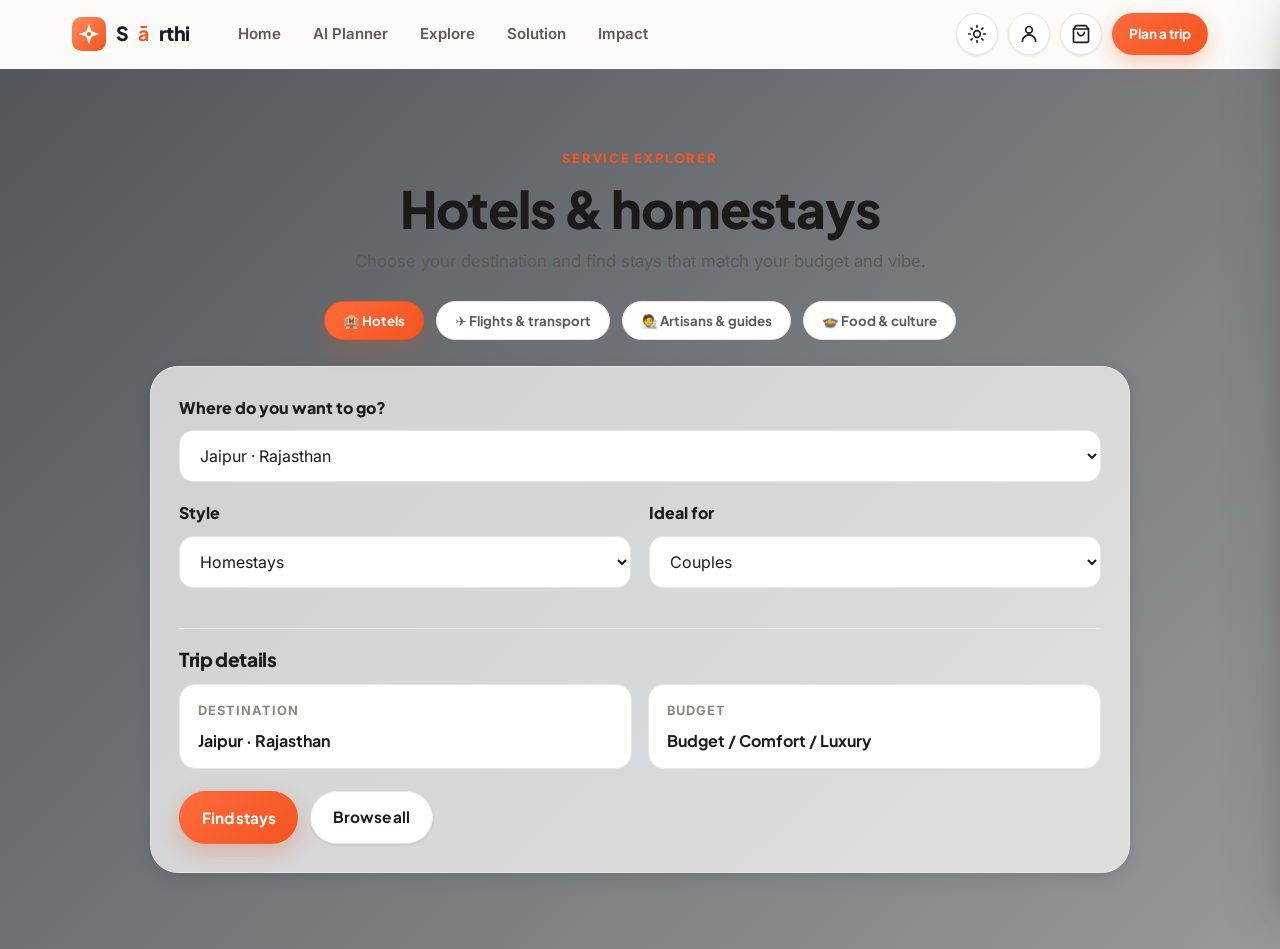
<file: services.html>
<!DOCTYPE html>
<html lang="en" data-theme="light">
<head>
  <meta charset="UTF-8" />
  <meta name="viewport" content="width=device-width, initial-scale=1.0" />
  <title>Service Explorer — Sārthi</title>
  <meta name="description" content="Choose a service: hotels, transport, food and culture for your trip." />
  <link rel="preconnect" href="https://fonts.googleapis.com" />
  <link rel="preconnect" href="https://fonts.gstatic.com" crossorigin />
  <link href="https://fonts.googleapis.com/css2?family=Inter:wght@400;500;600;700&family=Plus+Jakarta+Sans:wght@600;700;800&display=swap" rel="stylesheet" />
  <link rel="stylesheet" href="css/styles.css" />
  <link rel="icon" href="data:image/svg+xml,<svg xmlns='http://www.w3.org/2000/svg' viewBox='0 0 40 40'><rect width='40' height='40' rx='11' fill='%23f2551f'/><path d='M20 8l3.2 8.8L32 20l-8.8 3.2L20 32l-3.2-8.8L8 20z' fill='white'/></svg>" />
</head>
<body>
  <header class="nav">
    <div class="container nav__inner">
      <a class="nav__logo" href="index.html" aria-label="Sārthi home">
        <svg class="logo-mark" viewBox="0 0 40 40" fill="none" aria-hidden="true">
          <rect width="40" height="40" rx="11" fill="url(#lg)"/>
          <path d="M20 8l3.2 8.8L32 20l-8.8 3.2L20 32l-3.2-8.8L8 20l8.8-3.2L20 8z" fill="#fff" opacity=".95"/>
          <circle cx="20" cy="20" r="2.4" fill="#f2551f"/>
          <defs><linearGradient id="lg" x1="0" y1="0" x2="40" y2="40" gradientUnits="userSpaceOnUse"><stop stop-color="#ff8a5c"/><stop offset="1" stop-color="#f2551f"/></linearGradient></defs>
        </svg>
        S<b>ā</b>rthi
      </a>
      <nav class="nav__links" aria-label="Primary">
        <a class="nav__link" href="index.html">Home</a>
        <a class="nav__link" href="planner.html">AI Planner</a>
        <a class="nav__link" href="explore.html">Explore</a>
        <a class="nav__link" href="index.html#solution">Solution</a>
        <a class="nav__link" href="index.html#impact">Impact</a>
      </nav>
      <div class="nav__actions">
        <button class="icon-btn" data-theme-toggle aria-label="Toggle dark mode">
          <svg class="sun" viewBox="0 0 24 24" fill="none" stroke="currentColor" stroke-width="2" stroke-linecap="round"><circle cx="12" cy="12" r="4"/><path d="M12 2v2M12 20v2M4.9 4.9l1.4 1.4M17.7 17.7l1.4 1.4M2 12h2M20 12h2M4.9 19.1l1.4-1.4M17.7 6.3l1.4-1.4"/></svg>
          <svg class="moon" viewBox="0 0 24 24" fill="currentColor"><path d="M21 12.8A9 9 0 1 1 11.2 3a7 7 0 0 0 9.8 9.8z"/></svg>
        </button>
        <button class="icon-btn" data-auth-open aria-label="Sign in">
          <svg viewBox="0 0 24 24" fill="none" stroke="currentColor" stroke-width="2" stroke-linecap="round" stroke-linejoin="round"><path d="M20 21a8 8 0 0 0-16 0"/><circle cx="12" cy="7" r="4"/></svg>
        </button>
        <button class="icon-btn" data-cart-open aria-label="Open your trip">
          <svg viewBox="0 0 24 24" fill="none" stroke="currentColor" stroke-width="2" stroke-linecap="round" stroke-linejoin="round"><path d="M6 2 3 6v14a2 2 0 0 0 2 2h14a2 2 0 0 0 2-2V6l-3-4z"/><path d="M3 6h18M16 10a4 4 0 0 1-8 0"/></svg>
          <span class="cart-count" data-cart-count>0</span>
        </button>
        <a class="btn btn--primary btn--sm" href="planner.html">Plan a trip</a>
        <button class="icon-btn nav__toggle" aria-label="Menu">
          <svg viewBox="0 0 24 24" fill="none" stroke="currentColor" stroke-width="2" stroke-linecap="round"><path d="M3 12h18M3 6h18M3 18h18"/></svg>
        </button>
      </div>
    </div>
  </header>

  <main class="section service-page">
    <div class="container">
      <div class="service-intro reveal">
        <span class="eyebrow">Service explorer</span>
        <h1 id="serviceTitle">Hotels &amp; homestays</h1>
        <p id="serviceSubtitle">Choose your destination and find the right stay for your trip.</p>
      </div>

      <div class="service-shelf reveal">
        <button class="service-tab is-active" data-service-tab="hotels" type="button">🏨 Hotels</button>
        <button class="service-tab" data-service-tab="transport" type="button">✈️ Flights &amp; transport</button>
        <button class="service-tab" data-service-tab="guides" type="button">🧑‍🎨 Artisans &amp; guides</button>
        <button class="service-tab" data-service-tab="food" type="button">🍲 Food &amp; culture</button>
      </div>

      <div class="service-panel reveal" id="servicePanel"></div>
    </div>
  </main>

  <div class="overlay" data-overlay></div>
  <aside class="drawer" data-drawer aria-label="Your trip">
    <div class="drawer__head">
      <h3>🧳 Your trip</h3>
      <button class="icon-btn" data-cart-close aria-label="Close">
        <svg viewBox="0 0 24 24" fill="none" stroke="currentColor" stroke-width="2" stroke-linecap="round"><path d="M18 6 6 18M6 6l12 12"/></svg>
      </button>
    </div>
    <div class="drawer__body" data-cart-body></div>
    <div class="drawer__foot" data-cart-foot></div>
  </aside>
  <div class="modal" data-modal><div class="modal__panel" data-modal-body></div></div>

  <script src="js/data.js"></script>
  <script src="js/main.js"></script>
  <script src="js/config.js"></script>
  <script src="js/api.js"></script>
  <script src="js/auth.js"></script>
  <script src="js/services.js"></script>
</body>
</html>
</file>
<file: css/styles.css>
/* =========================================================
   Sārthi — Smart Tourism Platform
   Design system + components (light/dark, responsive)
   ========================================================= */

:root {
  /* Brand */
  --brand-50:  #fff2ec;
  --brand-100: #ffe0d2;
  --brand-400: #ff8a5c;
  --brand-500: #ff6a3d;   /* primary coral */
  --brand-600: #f2551f;
  --brand-700: #cf4315;

  --teal-400: #16b8b5;
  --teal-500: #0ea5a4;    /* secondary */
  --teal-600: #0b8483;

  --violet-500: #7c5cff;  /* AI accent */
  --violet-600: #6a45f0;

  /* Semantic (crowd / eco) */
  --green-500: #22b364;
  --amber-500: #f5a524;
  --red-500:   #ef4444;

  /* Neutrals (light) */
  --bg:        #fbfaf8;
  --bg-2:      #f4f1ec;
  --surface:   #ffffff;
  --surface-2: #fbfbfd;
  --border:    #eae5dd;
  --text:      #1c1b19;
  --text-2:    #5d5a54;
  --muted:     #8b8880;

  --shadow-sm: 0 1px 2px rgba(28,27,25,.06), 0 1px 3px rgba(28,27,25,.05);
  --shadow-md: 0 6px 18px rgba(28,27,25,.08), 0 2px 6px rgba(28,27,25,.05);
  --shadow-lg: 0 24px 60px rgba(28,27,25,.16), 0 8px 24px rgba(28,27,25,.10);

  --radius-sm: 10px;
  --radius:    16px;
  --radius-lg: 24px;
  --radius-xl: 32px;

  --maxw: 1180px;
  --nav-h: 68px;

  --font-head: "Plus Jakarta Sans", "Segoe UI", system-ui, sans-serif;
  --font-body: "Inter", "Segoe UI", system-ui, -apple-system, sans-serif;

  --ease: cubic-bezier(.22,.61,.36,1);
}

[data-theme="dark"] {
  --brand-50:  #2a1710;
  --brand-100: #3a1d12;
  --bg:        #0e1116;
  --bg-2:      #12161d;
  --surface:   #171b22;
  --surface-2: #1c212a;
  --border:    #262c37;
  --text:      #f1f2f4;
  --text-2:    #b7bcc6;
  --muted:     #8891a0;

  --shadow-sm: 0 1px 2px rgba(0,0,0,.4);
  --shadow-md: 0 8px 24px rgba(0,0,0,.45);
  --shadow-lg: 0 28px 70px rgba(0,0,0,.6);
}

/* ---------- Reset / base ---------- */
* { box-sizing: border-box; margin: 0; padding: 0; }
html { scroll-behavior: smooth; scroll-padding-top: 90px; -webkit-text-size-adjust: 100%; }
body {
  font-family: var(--font-body);
  background: var(--bg);
  color: var(--text);
  line-height: 1.6;
  -webkit-font-smoothing: antialiased;
  overflow-x: hidden;
  transition: background .3s var(--ease), color .3s var(--ease);
}
img { max-width: 100%; display: block; }
a { color: inherit; text-decoration: none; }
button { font-family: inherit; cursor: pointer; border: none; background: none; color: inherit; }
input, select, textarea { font-family: inherit; font-size: 1rem; color: inherit; }
h1,h2,h3,h4 { font-family: var(--font-head); line-height: 1.12; letter-spacing: -.02em; font-weight: 800; }
ul { list-style: none; }
:focus-visible { outline: 3px solid var(--violet-500); outline-offset: 2px; border-radius: 6px; }

.container { width: 100%; max-width: var(--maxw); margin: 0 auto; padding: 0 22px; }
.section--services { padding-top: 32px; }
.service-grid {
  display: grid;
  grid-template-columns: repeat(4, minmax(0, 1fr));
  gap: 22px;
  align-items: stretch;
}
.service-card {
  display: flex; align-items: center; justify-content: center; gap: 14px;
  min-height: 118px; padding: 22px 18px; border-radius: 999px; border: 2px solid rgba(180,142,98,.8);
  background: rgba(255,255,255,.72); color: var(--text); box-shadow: inset 0 0 0 1px rgba(255,255,255,.4);
  transition: transform .2s var(--ease), border-color .2s, box-shadow .2s, background .2s;
}
.service-card:hover,
.service-card:focus-visible {
  transform: translateY(-2px);
  border-color: var(--brand-500);
  background: rgba(255,255,255,.96);
  box-shadow: 0 16px 30px rgba(0,0,0,.08);
  outline: none;
}
.service-card__icon {
  width: 52px; height: 52px; display: grid; place-items: center; border-radius: 16px; font-size: 2rem; flex: none;
  box-shadow: inset 0 0 0 1px rgba(0,0,0,.04);
}
.service-card__icon--hotel { background: linear-gradient(135deg, rgba(255,106,61,.18), rgba(255,138,92,.12)); }
.service-card__icon--travel { background: linear-gradient(135deg, rgba(20,148,195,.12), rgba(124,92,255,.12)); }
.service-card__icon--guide { background: linear-gradient(135deg, rgba(34,179,100,.12), rgba(15,165,164,.12)); }
.service-card__icon--food { background: linear-gradient(135deg, rgba(245,165,36,.18), rgba(242,85,31,.12)); }
.service-card__label {
  font-family: var(--font-head); font-weight: 800; font-size: clamp(1.15rem, 1.7vw, 1.6rem); letter-spacing: -.02em; line-height: 1.2;
  text-align: left;
}

.service-page {
  min-height: calc(100vh - 92px);
  padding-top: 36px;
  padding-bottom: 52px;
  background: linear-gradient(135deg, rgba(11,24,35,.75), rgba(11,24,35,.4));
  transition: background .35s ease;
}
.service-intro { max-width: 760px; margin: 0 auto 26px; text-align: center; }
.service-intro h1 { font-size: clamp(2.3rem, 4vw, 3.5rem); }
.service-intro p { margin-top: 10px; color: var(--text-2); font-size: 1.05rem; }
.service-shelf {
  display: flex; justify-content: center; flex-wrap: wrap; gap: 12px; margin-bottom: 26px;
}
.service-tab {
  padding: 10px 18px; border: 1px solid var(--border); border-radius: 999px; background: var(--surface);
  color: var(--text-2); font-weight: 700; font-family: var(--font-head); transition: all .18s var(--ease);
}
.service-tab.is-active {
  background: linear-gradient(135deg, var(--brand-500), var(--brand-600)); color: #fff;
  border-color: var(--brand-600); box-shadow: 0 10px 24px rgba(242,85,31,.2);
}
.service-panel { display: block; }
.service-form-card {
  max-width: 980px; margin: 0 auto; background: rgba(255,255,255,.7); border: 1px solid var(--border);
  border-radius: 28px; padding: 28px; box-shadow: var(--shadow-md);
}
.service-form-row {
  display: grid; gap: 10px; margin-bottom: 18px;
}
.service-choice-fields { display: grid; grid-template-columns: repeat(2, minmax(0, 1fr)); gap: 18px; }
.service-label {
  font-weight: 800; font-family: var(--font-head); font-size: 1rem; color: var(--text);
}
.service-select {
  width: 100%; border: 1px solid var(--border); border-radius: 14px; background: var(--surface);
  color: var(--text); padding: 14px 16px; font-size: 1rem; outline: none;
}
.service-route-grid {
  display: grid; grid-template-columns: repeat(2, minmax(0, 1fr)); gap: 18px; margin-top: 4px;
}
.service-date-grid {
  display: grid; grid-template-columns: repeat(2, minmax(0, 1fr)); gap: 18px;
}
.date-display { cursor: pointer; }
.date-picker { display: grid; grid-template-columns: repeat(2, minmax(0, 1fr)); gap: 28px; margin-top: 2px; padding: 22px 18px 16px; border-top: 1px solid var(--border); background: rgba(255,255,255,.38); }
.date-calendar h3 { margin-bottom: 18px; text-align: center; font-family: var(--font-head); font-size: 1.25rem; }
.date-weekdays, .date-grid { display: grid; grid-template-columns: repeat(7, minmax(0, 1fr)); gap: 7px; text-align: center; }
.date-weekdays { margin-bottom: 9px; color: var(--muted); font-size: .8rem; font-weight: 800; }
.date-day { min-height: 38px; border: 0; border-radius: 8px; background: transparent; color: var(--text); font-weight: 700; }
.date-day:hover, .date-day.is-selected { background: var(--brand-500); color: #fff; }
.date-day.is-in-range { border-radius: 0; background: rgba(242,85,31,.14); color: var(--text); }
[data-theme="dark"] .date-picker { background: rgba(23,27,34,.96); border-color: #3a4352; }
[data-theme="dark"] .date-calendar h3 { color: #fff; }
[data-theme="dark"] .date-weekdays { color: #c7ced9; }
[data-theme="dark"] .date-day { color: #f1f2f4; }
[data-theme="dark"] .date-day.is-in-range { background: rgba(255,106,61,.3); color: #fff; }
[data-theme="dark"] .date-day:hover,
[data-theme="dark"] .date-day.is-selected { background: #ff6a3d; color: #fff; }
.service-choice-grid {
  display: flex; gap: 12px; flex-wrap: wrap; margin: 18px 0;
}
.choice-button {
  border: 1px solid var(--border); background: var(--surface); color: var(--text-2);
  padding: 12px 18px; border-radius: 999px; font-weight: 700; font-family: var(--font-head);
  transition: all .18s var(--ease);
}
.choice-button.is-selected {
  background: linear-gradient(135deg, var(--brand-500), var(--brand-600)); color: #fff; border-color: var(--brand-600);
}
.service-summary {
  margin-top: 22px; padding-top: 20px; border-top: 1px solid var(--border);
}
.service-summary h3 {
  margin-bottom: 14px; font-size: 1.2rem;
}
.service-summary-grid {
  display: grid; grid-template-columns: repeat(2, minmax(0, 1fr)); gap: 16px;
}
.summary-item {
  background: var(--surface); border: 1px solid var(--border); border-radius: 16px; padding: 16px 18px;
}
.summary-item span {
  display: block; font-size: .8rem; text-transform: uppercase; letter-spacing: .08em; color: var(--muted); font-weight: 700;
}
.summary-item strong {
  display: block; margin-top: 8px; font-family: var(--font-head); font-size: 1rem; line-height: 1.4;
}
.service-actions {
  display: flex; justify-content: flex-start; gap: 12px; flex-wrap: wrap; margin-top: 22px;
}
.food-preview {
  display: flex; flex-wrap: wrap; gap: 10px; margin-top: 14px; margin-bottom: 4px;
}
.food-pill {
  background: linear-gradient(135deg, rgba(245,165,36,.14), rgba(242,85,31,.08));
  border: 1px solid rgba(242,85,31,.18); color: var(--text); padding: 8px 14px; border-radius: 999px;
  font-weight: 700; font-size: .88rem;
}
.guide-groups {
  display: grid; grid-template-columns: repeat(2, minmax(0, 1fr)); gap: 14px; margin: 18px 0 4px;
}
.guide-group {
  padding: 18px; border: 1px solid var(--border); border-radius: 16px; background: var(--surface);
}
.guide-group h3 { margin-bottom: 12px; font-size: 1.05rem; }
.guide-tags { display: flex; flex-wrap: wrap; gap: 8px; }
.guide-tag {
  padding: 7px 10px; border-radius: 999px; background: rgba(242,85,31,.1); color: var(--text-2); font-size: .84rem; font-weight: 700;
}
.guide-results-page { min-height: calc(100vh - 92px); padding: 54px 0 72px; background: var(--bg-2); }
.guide-results-heading { max-width: 760px; margin-bottom: 28px; }
.guide-results-heading h1 { margin-top: 8px; font-size: clamp(2.2rem, 5vw, 4rem); }
.guide-results-heading p { margin-top: 12px; color: var(--text-2); font-size: 1.05rem; }
.guide-results-grid { display: grid; grid-template-columns: repeat(2, minmax(0, 1fr)); gap: 20px; }
.guide-result-card { min-height: 260px; position: relative; overflow: hidden; border: 1px solid rgba(255,255,255,.24); border-radius: 20px; background: var(--guide-image) center/cover; color: #fff; box-shadow: var(--shadow-md); }
.guide-result-card__shade { position: absolute; inset: 0; background: linear-gradient(180deg, rgba(7,14,22,.15), rgba(7,14,22,.9)); }
.guide-result-card__content { position: absolute; inset: auto 22px 20px; z-index: 1; }
.guide-result-card__icon { font-size: 1.65rem; }
.guide-result-card h2 { margin: 5px 0 7px; font-size: 1.45rem; }
.guide-result-card p { max-width: 460px; margin-bottom: 15px; color: rgba(255,255,255,.82); }
.guide-result-card:last-child { grid-column: span 2; min-height: 230px; }
.food-results-page { min-height: calc(100vh - 92px); padding: 54px 0 72px; background: var(--bg-2); }
.food-results-heading { max-width: 780px; margin-bottom: 28px; }
.food-results-heading h1 { margin-top: 8px; font-size: clamp(2.2rem, 5vw, 4rem); }
.food-results-heading p { margin-top: 12px; color: var(--text-2); font-size: 1.05rem; }
.food-results-grid { display: grid; grid-template-columns: repeat(2, minmax(0, 1fr)); gap: 20px; }
.food-result-card { min-height: 260px; position: relative; overflow: hidden; border: 1px solid rgba(255,255,255,.24); border-radius: 20px; background: var(--food-image) center/cover; color: #fff; box-shadow: var(--shadow-md); }
.food-result-card__shade { position: absolute; inset: 0; background: linear-gradient(180deg, rgba(7,14,22,.1), rgba(7,14,22,.9)); }
.food-result-card__content { position: absolute; inset: auto 22px 20px; z-index: 1; }
.food-result-card__icon { font-size: 1.65rem; }
.food-result-card h2 { margin: 5px 0 7px; font-size: 1.4rem; }
.food-result-card p { max-width: 460px; margin-bottom: 15px; color: rgba(255,255,255,.84); }
.food-result-card:last-child { grid-column: span 2; min-height: 230px; }
.flight-page { min-height: calc(100vh - 92px); padding-top: 48px; padding-bottom: 64px; background-color: var(--bg-2); transition: background .35s ease; }
.flight-heading { display: flex; justify-content: space-between; gap: 24px; align-items: end; margin-bottom: 26px; }
.flight-heading h1 { margin-top: 8px; }
.flight-route { color: var(--text-2); font-weight: 700; }
.flight-search-summary { display: flex; flex-wrap: wrap; gap: 10px; margin-top: 16px; }
.flight-summary-pill { padding: 9px 13px; border: 1px solid var(--border); border-radius: 999px; background: var(--surface); color: var(--text-2); font-size: .88rem; font-weight: 700; }
.flight-list { display: grid; gap: 14px; max-width: 980px; }
.flight-card { display: grid; grid-template-columns: 1.1fr 1.4fr auto; align-items: center; gap: 20px; padding: 22px; border: 1px solid var(--border); border-radius: 18px; background: var(--surface); box-shadow: var(--shadow-sm); }
.flight-airline { display: flex; align-items: center; gap: 12px; }
.flight-airline-icon { display: grid; place-items: center; width: 42px; height: 42px; border-radius: 12px; background: rgba(242,85,31,.12); font-size: 1.35rem; }
.flight-airline strong, .flight-time strong { display: block; font-family: var(--font-head); }
.flight-airline small, .flight-time small { display: block; margin-top: 4px; color: var(--muted); }
.flight-times { display: flex; align-items: center; justify-content: center; gap: 14px; text-align: center; }
.flight-line { width: 74px; height: 1px; background: var(--border); position: relative; }
.flight-line span { position: absolute; left: 50%; top: 50%; transform: translate(-50%, -55%); padding: 0 5px; background: var(--surface); color: var(--brand-500); font-size: 1.1rem; line-height: 1; }
.flight-price { text-align: right; }
.flight-price strong { display: block; font-family: var(--font-head); font-size: 1.25rem; }
.flight-price small { display: block; color: var(--muted); margin: 4px 0 10px; }
@media (max-width: 760px) {
  .flight-heading { display: block; }
  .flight-card { grid-template-columns: 1fr; gap: 14px; }
  .flight-times { justify-content: flex-start; }
  .flight-price { text-align: left; }
}
@media (max-width: 760px) {
  .service-summary-grid { grid-template-columns: 1fr; }
  .service-route-grid, .service-date-grid, .date-picker, .service-choice-fields { grid-template-columns: 1fr; }
  .guide-groups { grid-template-columns: 1fr; }
  .guide-results-grid { grid-template-columns: 1fr; }
  .guide-result-card:last-child { grid-column: auto; }
  .food-results-grid { grid-template-columns: 1fr; }
  .food-result-card:last-child { grid-column: auto; }
  .service-form-card { padding: 18px; }
  .service-actions { display: grid; grid-template-columns: 1fr; }
  .service-actions .btn { width: 100%; }
}
.muted { color: var(--muted); }
.text-2 { color: var(--text-2); }
.center { text-align: center; }
.hidden { display: none !important; }
.nowrap { white-space: nowrap; }

/* ---------- Buttons ---------- */
.btn {
  display: inline-flex; align-items: center; justify-content: center; gap: 9px;
  padding: 13px 22px; border-radius: 999px; font-weight: 700; font-size: .96rem;
  font-family: var(--font-head); letter-spacing: -.01em;
  transition: transform .18s var(--ease), box-shadow .2s var(--ease), background .2s, color .2s, border-color .2s;
  white-space: nowrap; border: 1.5px solid transparent;
}
.btn svg { width: 18px; height: 18px; }
.btn--primary { background: linear-gradient(135deg, var(--brand-500), var(--brand-600)); color: #fff; box-shadow: 0 8px 20px rgba(242,85,31,.28); }
.btn--primary:hover { transform: translateY(-2px); box-shadow: 0 14px 30px rgba(242,85,31,.36); }
.btn--dark { background: var(--text); color: var(--bg); }
.btn--dark:hover { transform: translateY(-2px); box-shadow: var(--shadow-md); }
.btn--ghost { background: var(--surface); color: var(--text); border-color: var(--border); box-shadow: var(--shadow-sm); }
.btn--ghost:hover { transform: translateY(-2px); border-color: var(--brand-400); }
.btn--outline { background: transparent; border-color: var(--border); color: var(--text); }
.btn--outline:hover { border-color: var(--brand-500); color: var(--brand-600); }
.btn--sm { padding: 9px 16px; font-size: .85rem; }
.btn--block { width: 100%; }
.btn--lg { padding: 16px 30px; font-size: 1.05rem; }
.btn:disabled { opacity: .5; cursor: not-allowed; transform: none; }

/* ---------- Navigation ---------- */
.nav {
  position: sticky; top: 0; z-index: 60;
  background: color-mix(in srgb, var(--bg) 88%, transparent);
  backdrop-filter: saturate(180%) blur(14px);
  border-bottom: 1px solid rgba(255,255,255,.06);
  transition: border-color .3s, background .3s, box-shadow .3s;
}
.nav.is-scrolled { border-bottom-color: var(--border); box-shadow: var(--shadow-sm); }
.nav__inner { height: var(--nav-h); display: flex; align-items: center; gap: 20px; }
.nav__logo { display: flex; align-items: center; gap: 10px; font-family: var(--font-head); font-weight: 800; font-size: 1.22rem; letter-spacing: -.03em; }
.nav__logo .logo-mark { width: 34px; height: 34px; }
.nav__logo b { color: var(--brand-600); }
.nav__links { display: flex; gap: 4px; margin-left: 14px; }
.nav__link { padding: 9px 14px; border-radius: 999px; font-weight: 600; font-size: .94rem; color: var(--text-2); transition: color .2s, background .2s; }
.nav__link:hover { color: var(--text); background: var(--bg-2); }
.nav__link.is-active { color: var(--brand-600); background: var(--brand-50); }
.nav__actions { display: flex; align-items: center; gap: 10px; margin-left: auto; }
.icon-btn {
  width: 42px; height: 42px; display: grid; place-items: center; border-radius: 50%;
  background: var(--surface); border: 1px solid var(--border); box-shadow: var(--shadow-sm);
  transition: transform .18s var(--ease), border-color .2s; position: relative;
}
.icon-btn:hover { transform: translateY(-2px); border-color: var(--brand-400); }
.icon-btn svg { width: 20px; height: 20px; }
.cart-count {
  position: absolute; top: -5px; right: -5px; min-width: 20px; height: 20px; padding: 0 5px;
  background: var(--brand-500); color: #fff; border-radius: 999px; font-size: .72rem;
  font-weight: 800; display: grid; place-items: center; border: 2px solid var(--bg);
}
.cart-count:empty, .cart-count[data-count="0"] { display: none; }
.nav__toggle { display: none; }
.sun, .moon { position: absolute; transition: opacity .3s, transform .3s; }
[data-theme="dark"] .sun { opacity: 0; transform: rotate(-90deg) scale(.5); }
[data-theme="dark"] .moon { opacity: 1; transform: rotate(0) scale(1); }
.moon { opacity: 0; transform: rotate(90deg) scale(.5); }
.sun { opacity: 1; }

/* ---------- Hero ---------- */
.hero { position: relative; padding: 64px 0 40px; overflow: hidden; }
.hero__bg { position: absolute; inset: 0; z-index: -1; }
.hero_bg::before, .hero_bg::after {
  content: ""; position: absolute; border-radius: 50%; filter: blur(70px); opacity: .5;
}
.hero__bg::before { width: 520px; height: 520px; background: radial-gradient(circle, var(--brand-400), transparent 70%); top: -160px; right: -80px; }
.hero__bg::after { width: 460px; height: 460px; background: radial-gradient(circle, var(--teal-400), transparent 70%); bottom: -220px; left: -120px; opacity: .35; }
.hero__grid { display: grid; grid-template-columns: 1.05fr .95fr; gap: 48px; align-items: center; }
.badge {
  display: inline-flex; align-items: center; gap: 8px; padding: 7px 14px; border-radius: 999px;
  background: var(--surface); border: 1px solid var(--border); box-shadow: var(--shadow-sm);
  font-size: .82rem; font-weight: 700; color: var(--text-2); margin-bottom: 22px;
}
.badge .dot { width: 8px; height: 8px; border-radius: 50%; background: var(--green-500); box-shadow: 0 0 0 4px color-mix(in srgb, var(--green-500) 25%, transparent); }
.hero__title { font-size: clamp(2.4rem, 5.4vw, 4rem); line-height: 1.02; }
.hero__title .grad { background: linear-gradient(120deg, var(--brand-500), var(--violet-500) 90%); -webkit-background-clip: text; background-clip: text; -webkit-text-fill-color: transparent; }
.hero__sub { font-size: 1.14rem; color: var(--text-2); margin: 22px 0 30px; max-width: 540px; }
.hero__cta { display: flex; flex-wrap: wrap; gap: 14px; align-items: center; }
.hero__stats { display: flex; gap: 30px; margin-top: 40px; flex-wrap: wrap; }
.hero__stat b { font-family: var(--font-head); font-size: 1.7rem; display: block; letter-spacing: -.03em; }
.hero__stat span { font-size: .84rem; color: var(--muted); }

/* ---------- Full-bleed homepage destination hero ---------- */
.nav:has(+ .hero--destination) {
  position: absolute; inset: 0 0 auto; width: 100%;
  background: linear-gradient(180deg, rgba(5,16,28,.7), rgba(5,16,28,.18) 72%, transparent);
  border-bottom-color: rgba(255,255,255,.18);
  box-shadow: none;
}
.nav:has(+ .hero--destination) .nav__logo,
.nav:has(+ .hero--destination) .nav__link,
.nav:has(+ .hero--destination) .icon-btn,
.nav:has(+ .hero--destination) .nav__actions .btn {
  color: #fff;
}
.nav:has(+ .hero--destination) .nav__link {
  color: rgba(255,255,255,.82);
}
.nav:has(+ .hero--destination) .nav__link:hover {
  color: #fff;
  background: rgba(255,255,255,.12);
}
.nav:has(+ .hero--destination) .nav__link.is-active {
  color: #fff;
  background: rgba(255,255,255,.14);
  box-shadow: inset 0 0 0 1px rgba(255,255,255,.14);
}
.nav:has(+ .hero--destination) .icon-btn {
  background: rgba(255,255,255,.08);
  border-color: rgba(255,255,255,.18);
  box-shadow: none;
}
.nav:has(+ .hero--destination) .nav__actions .btn {
  background: linear-gradient(135deg, #ff8a5c, #f2551f);
  border-color: rgba(255,255,255,.22);
  box-shadow: 0 10px 24px rgba(242,85,31,.38);
}
.hero--destination { min-height: min(820px, 100vh); height: 820px; padding: 0 34px 46px; display: flex; flex-direction: column; justify-content: center; align-items: center; isolation: isolate; color: #fff; background: #102d43 url("https://images.unsplash.com/photo-1561361058-c24cecae35ca?auto=format&fit=crop&w=2200&q=88") center/cover no-repeat; }
.hero--destination::before { content: ""; position: absolute; inset: 0; z-index: -2; background: linear-gradient(180deg, rgba(5,25,44,.35), rgba(11,20,31,.02) 38%, rgba(6,16,25,.72)); }
.hero-destination__shade { position: absolute; inset: 0; z-index: -1; background: radial-gradient(ellipse at 50% 35%, transparent 10%, rgba(9,20,31,.18) 72%); pointer-events: none; }
.hero-destination__copy { width: min(1280px, 100%); position: relative; display: flex; align-items: flex-start; justify-content: space-between; gap: 20px; margin-top: 130px; }
.hero-kicker { position: static; flex: 0 0 120px; width: 120px; text-align: left; font-family: var(--font-head); font-size: .8rem; line-height: 1.45; text-transform: uppercase; letter-spacing: .08em; color: rgba(255,255,255,.85); }
.hero-kicker::before { content: ""; display: block; width: 28px; height: 2px; margin-bottom: 12px; background: var(--brand-400); }
.hero-destination__copy h1 { flex: 1 1 auto; min-width: 0; margin: 0 auto; font-family: Georgia, serif; font-size: clamp(3.4rem, 7vw, 6rem); font-weight: 500; letter-spacing: -.055em; line-height: .98; text-align: center; text-shadow: 0 4px 30px rgba(0,0,0,.2); }
.hero-destination__copy h1 em { color: #ffc27a; font-style: normal; }
.hero-quote { position: static; flex: 0 0 min(32vw, 520px); margin-top: 14px; text-align: right; color: rgba(255,255,255,.86); font-family: Georgia, serif; font-style: italic; font-size: clamp(1.5rem, 2.3vw, 3.4rem); line-height: 1.12; }
.destination-search { position: relative; width: min(660px, 100%); margin-top: 26px; display: flex; align-items: center; padding: 8px 10px 8px 22px; border-radius: 999px; color: #263c59; background: rgba(255,255,255,.58); box-shadow: 0 18px 44px rgba(0,0,0,.24); backdrop-filter: blur(8px); }
.search-symbol { font-size: 1.65rem; line-height: 1; transform: rotate(-20deg); }
.destination-search input { min-width: 0; flex: 1; border: 0; outline: 0; padding: 13px 12px; color: #263c59; background: transparent; font-size: .95rem; }
.search-clear { color: #718097; font-size: 1.5rem; padding: 5px 10px; }
.search-divider { width: 1px; height: 30px; background: #d7dce4; }
.location-button { display: flex; align-items: center; gap: 7px; padding: 10px 14px; color: #263c59; font-weight: 700; font-size: .78rem; white-space: nowrap; }
.destination-suggestions { position: absolute; top: calc(100% + 5px); left: 18px; right: 18px; display: none; padding: 9px; border-radius: 12px; background: rgba(255,255,255,.97); box-shadow: 0 14px 30px rgba(0,0,0,.2); text-align: left; z-index: 4; }
.destination-suggestions.is-open { display: grid; gap: 3px; }
.destination-suggestion { display: flex; align-items: center; gap: 12px; width: 100%; padding: 9px 11px; border: 0; border-radius: 8px; color: #263c59; background: transparent; text-align: left; cursor: pointer; }
.destination-suggestion:hover, .destination-suggestion:focus-visible { background: #eef3f8; outline: none; }
.destination-suggestion small { display: block; color: #718097; }
.destination-suggestion__icon { width: 32px; height: 32px; display: grid; place-items: center; border-radius: 8px; background: rgba(242,85,31,.12); font-size: 1.15rem; }
.hero-popular { width: min(1110px, 100%); display: flex; align-items: end; gap: 34px; margin-top: auto; }
.hero-popular__title { width: 180px; flex: none; font-family: Georgia, serif; font-size: 1.2rem; }
.hero-popular__title small { display: block; margin-top: 8px; color: rgba(255,255,255,.72); font: .78rem/1.3 var(--font-body); }
.hero-popular__rail { display: grid; grid-template-columns: repeat(5, minmax(120px, 1fr)); gap: 9px; width: 100%; }
.hero-place-card { min-height: 112px; display: flex; flex-direction: column; justify-content: end; padding: 13px; border: 1px solid rgba(255,255,255,.22); border-radius: 8px; overflow: hidden; position: relative; color: #fff; background: var(--place-image) center/cover; box-shadow: 0 7px 18px rgba(0,0,0,.2); transition: transform .2s var(--ease), filter .2s; }
.hero-place-card::before { content: ""; position: absolute; inset: 0; background: linear-gradient(transparent 28%, rgba(0,0,0,.78)); }
.hero-place-card > * { position: relative; z-index: 1; }
.hero-place-card b { font-family: var(--font-head); font-size: .87rem; }
.hero-place-card small { color: rgba(255,255,255,.78); font-size: .7rem; }
.hero-place-card:hover { transform: translateY(-6px); filter: saturate(1.18); }

/* Hero visual — floating planner preview */
.hero__visual { position: relative; }
.float-card {
  background: var(--surface); border: 1px solid var(--border); border-radius: var(--radius-lg);
  box-shadow: var(--shadow-lg); padding: 22px; position: relative; z-index: 2;
}
.float-card__head { display: flex; align-items: center; justify-content: space-between; margin-bottom: 16px; }
.float-card__head b { font-family: var(--font-head); font-size: 1.05rem; }
.mini-day { display: flex; gap: 12px; padding: 12px 0; border-top: 1px dashed var(--border); }
.mini-day:first-of-type { border-top: none; }
.mini-day .t { font-size: .72rem; font-weight: 800; color: var(--brand-600); width: 52px; flex: none; padding-top: 2px; letter-spacing: .02em; }
.mini-day .c b { display: block; font-family: var(--font-head); font-size: .95rem; }
.mini-day .c span { font-size: .8rem; color: var(--muted); }
.float-badge {
  position: absolute; background: var(--surface); border: 1px solid var(--border);
  border-radius: 14px; box-shadow: var(--shadow-md); padding: 12px 16px; z-index: 3;
  display: flex; align-items: center; gap: 10px; font-weight: 700; font-size: .88rem;
  animation: floaty 5s var(--ease) infinite;
}
.float-badge .em { font-size: 1.4rem; }
.float-badge--tl { top: -22px; left: -26px; }
.float-badge--br { bottom: -20px; right: -20px; animation-delay: 1.5s; }
@keyframes floaty { 0%,100% { transform: translateY(0); } 50% { transform: translateY(-10px); } }

/* ---------- Sections ---------- */
.section { padding: 76px 0; position: relative; }
.section--tint { background: var(--bg-2); }
.section__head { max-width: 680px; margin: 0 auto 46px; text-align: center; }
.section__head.left { margin-left: 0; text-align: left; }
.eyebrow { display: inline-block; font-family: var(--font-head); font-weight: 800; font-size: .8rem; letter-spacing: .14em; text-transform: uppercase; color: var(--brand-600); margin-bottom: 12px; }
.section__title { font-size: clamp(1.8rem, 3.6vw, 2.7rem); }
.section__desc { color: var(--text-2); font-size: 1.08rem; margin-top: 14px; }

/* ---------- Grid / cards ---------- */
.grid { display: grid; gap: 22px; }
.grid--2 { grid-template-columns: repeat(2, 1fr); }
.grid--3 { grid-template-columns: repeat(3, 1fr); }
.grid--4 { grid-template-columns: repeat(4, 1fr); }

.card {
  background: var(--surface); border: 1px solid var(--border); border-radius: var(--radius-lg);
  padding: 26px; box-shadow: var(--shadow-sm); transition: transform .22s var(--ease), box-shadow .22s var(--ease), border-color .22s;
}
.card:hover { transform: translateY(-4px); box-shadow: var(--shadow-md); border-color: color-mix(in srgb, var(--brand-400) 55%, var(--border)); }

.feature__icon {
  width: 54px; height: 54px; border-radius: 16px; display: grid; place-items: center;
  font-size: 1.6rem; margin-bottom: 18px; background: var(--brand-50); color: var(--brand-600);
}
.feature h3 { font-size: 1.24rem; margin-bottom: 8px; }
.feature p { color: var(--text-2); font-size: .97rem; }
.feature .tagline { margin-top: 14px; font-weight: 700; font-size: .86rem; color: var(--teal-600); display: inline-flex; align-items: center; gap: 6px; }

/* accent variants for feature icons */
.acc-teal   { background: color-mix(in srgb, var(--teal-500) 14%, transparent); color: var(--teal-600); }
.acc-violet { background: color-mix(in srgb, var(--violet-500) 14%, transparent); color: var(--violet-600); }
.acc-green  { background: color-mix(in srgb, var(--green-500) 15%, transparent); color: var(--green-500); }
.acc-amber  { background: color-mix(in srgb, var(--amber-500) 16%, transparent); color: #b9791a; }

/* ---------- Steps ---------- */
.steps { counter-reset: step; display: grid; grid-template-columns: repeat(4, 1fr); gap: 22px; }
.step { position: relative; padding-top: 8px; }
.step__num { font-family: var(--font-head); font-weight: 800; font-size: 2.6rem; color: var(--brand-100); line-height: 1; }
[data-theme="dark"] .step__num { color: #3a2418; }
.step h3 { font-size: 1.12rem; margin: 6px 0 6px; }
.step p { color: var(--text-2); font-size: .94rem; }

/* ---------- Destination cards ---------- */
.dest-grid { display: grid; grid-template-columns: repeat(3, 1fr); gap: 22px; }
.dest-card {
  background: var(--surface); border: 1px solid var(--border); border-radius: var(--radius-lg);
  overflow: hidden; box-shadow: var(--shadow-sm); display: flex; flex-direction: column;
  transition: transform .22s var(--ease), box-shadow .22s var(--ease);
}
.dest-card:hover { transform: translateY(-5px); box-shadow: var(--shadow-lg); }
.dest-card__media { height: 168px; position: relative; display: grid; place-items: center; color: #fff; overflow: hidden; background-position: center; background-size: cover; background-repeat: no-repeat; }
.dest-card__media .emoji { display: none; }
.dest-card__media::after { content: ""; position: absolute; inset: 0; background: linear-gradient(180deg, transparent 40%, rgba(0,0,0,.35)); }
.dest-card__loc { position: absolute; left: 14px; bottom: 12px; z-index: 2; font-weight: 700; text-shadow: 0 1px 6px rgba(0,0,0,.4); }
.dest-card__loc small { display: block; font-weight: 600; opacity: .9; font-size: .78rem; }
.dest-card__badge {
  position: absolute; top: 12px; left: 12px; z-index: 2; padding: 5px 11px; border-radius: 999px;
  font-size: .74rem; font-weight: 800; background: rgba(255,255,255,.92); color: #1c1b19; backdrop-filter: blur(4px);
}
.dest-card__badge.gem { background: linear-gradient(135deg, var(--violet-500), var(--teal-500)); color: #fff; }
.dest-card__rating { position: absolute; top: 12px; right: 12px; z-index: 2; padding: 5px 10px; border-radius: 999px; font-size: .78rem; font-weight: 800; background: rgba(0,0,0,.5); color: #fff; backdrop-filter: blur(4px); }
.dest-card__body { padding: 16px 18px 18px; display: flex; flex-direction: column; gap: 12px; flex: 1; }
.dest-card__meta { display: flex; justify-content: space-between; align-items: center; font-size: .86rem; color: var(--text-2); }
.dest-card__meta b { color: var(--text); font-family: var(--font-head); }
.tags { display: flex; flex-wrap: wrap; gap: 6px; }
.tag { font-size: .74rem; font-weight: 700; padding: 4px 10px; border-radius: 999px; background: var(--bg-2); color: var(--text-2); border: 1px solid var(--border); text-transform: capitalize; }
.dest-card__actions { display: flex; gap: 8px; margin-top: auto; }
.dest-card__actions .btn { flex: 1; }

/* ---------- Meter ---------- */
.meter { height: 8px; border-radius: 999px; background: var(--bg-2); overflow: hidden; position: relative; }
.meter__fill { height: 100%; border-radius: 999px; transition: width .8s var(--ease); }
.meter--low  .meter__fill { background: linear-gradient(90deg, var(--green-500), #3fd07f); }
.meter--mid  .meter__fill { background: linear-gradient(90deg, var(--amber-500), #ffc453); }
.meter--high .meter__fill { background: linear-gradient(90deg, var(--red-500), #ff7a7a); }
.meter-row { display: flex; align-items: center; justify-content: space-between; font-size: .78rem; font-weight: 700; margin-bottom: 6px; }
.meter-row .label { color: var(--muted); text-transform: uppercase; letter-spacing: .05em; font-size: .7rem; }

/* ---------- Explore toolbar ---------- */
.toolbar { display: flex; gap: 14px; flex-wrap: wrap; align-items: center; margin-bottom: 26px; }
.search {
  display: flex; align-items: center; gap: 10px; background: var(--surface); border: 1px solid var(--border);
  border-radius: 999px; padding: 11px 18px; box-shadow: var(--shadow-sm); flex: 1; min-width: 240px;
}
.search svg { width: 18px; height: 18px; color: var(--muted); flex: none; }
.search input { border: none; background: none; width: 100%; outline: none; }
.state-select { min-width: 190px; }
.select {
  background: var(--surface); border: 1px solid var(--border); border-radius: 999px; padding: 11px 16px;
  box-shadow: var(--shadow-sm); font-weight: 600; cursor: pointer; color: var(--text);
}
.chips { display: flex; flex-wrap: wrap; gap: 9px; }
.chip {
  padding: 8px 15px; border-radius: 999px; border: 1.5px solid var(--border); background: var(--surface);
  font-weight: 700; font-size: .86rem; color: var(--text-2); transition: all .18s var(--ease); text-transform: capitalize;
}
.chip:hover { border-color: var(--brand-400); color: var(--text); }
.chip.is-active { background: var(--brand-500); border-color: var(--brand-500); color: #fff; box-shadow: 0 6px 14px rgba(242,85,31,.28); }
.toggle-pill { display: inline-flex; align-items: center; gap: 9px; font-weight: 700; font-size: .9rem; padding: 9px 16px; border-radius: 999px; border: 1.5px solid var(--border); background: var(--surface); }
.toggle-pill input { accent-color: var(--brand-500); width: 16px; height: 16px; }
.result-count { font-weight: 700; color: var(--text-2); margin-bottom: 18px; }
.result-count b { color: var(--text); }

/* ---------- Planner ---------- */
.planner-layout { display: grid; grid-template-columns: 380px 1fr; gap: 30px; align-items: start; }
.planner-form {
  background: var(--surface); border: 1px solid var(--border); border-radius: var(--radius-lg);
  padding: 26px; box-shadow: var(--shadow-md); position: sticky; top: 88px;
}
.planner-form h2 { font-size: 1.35rem; margin-bottom: 4px; }
.planner-form .sub { color: var(--muted); font-size: .9rem; margin-bottom: 22px; }
.field { margin-bottom: 20px; }
.field > label { display: block; font-weight: 700; font-size: .86rem; margin-bottom: 9px; font-family: var(--font-head); }
.field select, .field input[type="text"], .field input[type="number"] {
  width: 100%; padding: 12px 14px; border-radius: var(--radius-sm); border: 1.5px solid var(--border);
  background: var(--surface-2); transition: border-color .2s;
}
.field select:focus, .field input:focus { border-color: var(--brand-500); outline: none; }
.segmented { display: grid; grid-auto-flow: column; grid-auto-columns: 1fr; gap: 6px; background: var(--bg-2); padding: 5px; border-radius: 12px; }
.segmented button { padding: 9px 6px; border-radius: 9px; font-weight: 700; font-size: .84rem; color: var(--text-2); transition: all .18s; }
.segmented button.is-active { background: var(--surface); color: var(--brand-600); box-shadow: var(--shadow-sm); }
.budget-input { display: grid; gap: 8px; margin-top: 12px; padding: 14px; border: 1px solid var(--border); border-radius: 12px; background: var(--surface); }
.budget-input > label { font-size: .86rem; font-weight: 700; color: var(--text-2); }
.money-input { display: flex; align-items: center; gap: 8px; border: 1px solid var(--border); border-radius: 10px; padding: 8px 12px; }
.money-input input { width: 100%; border: 0; outline: 0; background: transparent; color: var(--text); font-weight: 700; }
.stepper { display: flex; align-items: center; gap: 0; border: 1.5px solid var(--border); border-radius: var(--radius-sm); overflow: hidden; width: max-content; }
.stepper button { width: 46px; height: 46px; font-size: 1.3rem; font-weight: 700; background: var(--surface-2); color: var(--text-2); }
.stepper button:hover { color: var(--brand-600); }
.stepper input { width: 58px; text-align: center; border: none; border-left: 1.5px solid var(--border); border-right: 1.5px solid var(--border); padding: 12px 0; background: var(--surface); font-weight: 800; font-family: var(--font-head); }
.stepper input::-webkit-outer-spin-button, .stepper input::-webkit-inner-spin-button { -webkit-appearance: none; margin: 0; }

/* Itinerary result */
.itinerary-empty { display: grid; place-items: center; text-align: center; padding: 70px 24px; background: var(--surface); border: 1.5px dashed var(--border); border-radius: var(--radius-lg); color: var(--muted); }
.itinerary-empty .big { font-size: 3.4rem; margin-bottom: 14px; }
.trip-hero {
  border-radius: var(--radius-lg); padding: 30px; color: #fff; position: relative; overflow: hidden;
  box-shadow: var(--shadow-md); margin-bottom: 22px;
}
.trip-hero::after { content: ""; position: absolute; inset: 0; background: linear-gradient(120deg, rgba(0,0,0,.36), transparent 70%); }
.trip-hero > * { position: relative; z-index: 1; }
.trip-hero h2 { font-size: 2rem; }
.trip-hero .loc { opacity: .92; font-weight: 600; margin-bottom: 14px; }
.trip-tiles { display: grid; grid-template-columns: repeat(4, 1fr); gap: 12px; margin-top: 18px; }
.trip-tile { background: rgba(255,255,255,.16); border: 1px solid rgba(255,255,255,.24); border-radius: 14px; padding: 12px 14px; backdrop-filter: blur(4px); }
.trip-tile span { font-size: .74rem; opacity: .9; text-transform: uppercase; letter-spacing: .05em; font-weight: 700; }
.trip-tile b { display: block; font-family: var(--font-head); font-size: 1.35rem; margin-top: 2px; }

.insight-row { display: grid; grid-template-columns: repeat(2,1fr); gap: 14px; margin-bottom: 22px; }
.insight {
  background: var(--surface); border: 1px solid var(--border); border-left: 4px solid var(--brand-500);
  border-radius: var(--radius); padding: 16px 18px; display: flex; gap: 12px; box-shadow: var(--shadow-sm);
}
.insight.eco { border-left-color: var(--green-500); }
.insight.local { border-left-color: var(--violet-500); }
.insight.crowd { border-left-color: var(--amber-500); }
.insight .em { font-size: 1.5rem; flex: none; }
.insight b { font-family: var(--font-head); display: block; font-size: .98rem; margin-bottom: 2px; }
.insight p { font-size: .88rem; color: var(--text-2); }

.day {
  background: var(--surface); border: 1px solid var(--border); border-radius: var(--radius-lg);
  padding: 22px 24px; margin-bottom: 16px; box-shadow: var(--shadow-sm);
}
.day__head { display: flex; align-items: center; gap: 14px; margin-bottom: 8px; }
.day__num { width: 44px; height: 44px; flex: none; border-radius: 12px; background: linear-gradient(135deg, var(--brand-500), var(--brand-600)); color: #fff; display: grid; place-items: center; font-family: var(--font-head); font-weight: 800; line-height: 1; }
.day__num small { font-size: .58rem; opacity: .85; }
.day__title { font-family: var(--font-head); font-weight: 800; font-size: 1.15rem; }
.day__meta { margin-left: auto; font-size: .82rem; color: var(--muted); font-weight: 700; }
.slot { display: flex; gap: 16px; padding: 14px 0; border-top: 1px dashed var(--border); }
.slot__time { flex: none; width: 92px; font-weight: 800; font-size: .8rem; color: var(--brand-600); font-family: var(--font-head); padding-top: 3px; }
.slot__time span { display: block; font-size: .68rem; color: var(--muted); font-weight: 600; }
.slot__body b { font-family: var(--font-head); font-size: 1rem; }
.slot__body .desc { font-size: .88rem; color: var(--text-2); }
.slot__tags { display: flex; gap: 6px; margin-top: 6px; flex-wrap: wrap; }
.slot__cost { margin-left: auto; font-weight: 800; font-family: var(--font-head); white-space: nowrap; color: var(--text-2); }
.pill { font-size: .7rem; font-weight: 800; padding: 3px 9px; border-radius: 999px; background: var(--bg-2); color: var(--text-2); }
.pill.local { background: color-mix(in srgb, var(--violet-500) 15%, transparent); color: var(--violet-600); }
.pill.eco { background: color-mix(in srgb, var(--green-500) 16%, transparent); color: var(--green-500); }

.stay-card { display: flex; gap: 16px; align-items: center; background: var(--surface); border: 1px solid var(--border); border-radius: var(--radius-lg); padding: 18px 20px; box-shadow: var(--shadow-sm); margin-bottom: 16px; }
.stay-card .ico { width: 52px; height: 52px; border-radius: 14px; background: var(--brand-50); color: var(--brand-600); display: grid; place-items: center; font-size: 1.5rem; flex: none; }
.stay-card b { font-family: var(--font-head); }
.stay-card .price { margin-left: auto; text-align: right; }
.stay-card .price b { font-size: 1.2rem; }
.result-actions { display: flex; gap: 12px; flex-wrap: wrap; margin-top: 8px; }

/* ---------- Impact / stats band ---------- */
.stat-band { display: grid; grid-template-columns: repeat(4,1fr); gap: 20px; }
.stat-tile { background: var(--surface); border: 1px solid var(--border); border-radius: var(--radius-lg); padding: 26px; text-align: center; box-shadow: var(--shadow-sm); }
.stat-tile .num { font-family: var(--font-head); font-weight: 800; font-size: 2.6rem; letter-spacing: -.03em; background: linear-gradient(120deg, var(--brand-500), var(--violet-500)); -webkit-background-clip: text; background-clip: text; -webkit-text-fill-color: transparent; }
.stat-tile .lbl { color: var(--text-2); font-weight: 600; margin-top: 4px; }

.problem-list { display: grid; gap: 14px; }
.problem-item { display: flex; gap: 14px; align-items: flex-start; background: var(--surface); border: 1px solid var(--border); border-radius: var(--radius); padding: 18px 20px; box-shadow: var(--shadow-sm); }
.problem-item .x { width: 30px; height: 30px; flex: none; border-radius: 9px; background: color-mix(in srgb, var(--red-500) 14%, transparent); color: var(--red-500); display: grid; place-items: center; font-weight: 800; }
.problem-item .arrow { color: var(--muted); }
.problem-item b { font-family: var(--font-head); }
.problem-item .sol { color: var(--teal-600); font-weight: 700; }

/* ---------- CTA band ---------- */
.cta-band { border-radius: var(--radius-xl); padding: 56px; text-align: center; color: #fff; position: relative; overflow: hidden; background: linear-gradient(130deg, var(--brand-600), var(--violet-600)); box-shadow: var(--shadow-lg); }
.cta-band::before { content: ""; position: absolute; width: 400px; height: 400px; background: radial-gradient(circle, rgba(255,255,255,.22), transparent 70%); top: -160px; right: -80px; }
.cta-band h2 { font-size: clamp(1.8rem, 4vw, 2.6rem); position: relative; }
.cta-band p { position: relative; opacity: .94; max-width: 520px; margin: 14px auto 26px; font-size: 1.08rem; }
.cta-band .btn { position: relative; }

/* ---------- Footer ---------- */
.footer { border-top: 1px solid var(--border); padding: 54px 0 30px; background: var(--bg-2); }
.footer__grid { display: grid; grid-template-columns: 1.6fr 1fr 1fr 1fr; gap: 32px; margin-bottom: 34px; }
.footer h4 { font-family: var(--font-head); font-size: .84rem; text-transform: uppercase; letter-spacing: .1em; color: var(--muted); margin-bottom: 14px; }
.footer a { display: block; color: var(--text-2); padding: 5px 0; font-size: .94rem; transition: color .2s; }
.footer a:hover { color: var(--brand-600); }
.footer__brand p { color: var(--text-2); font-size: .94rem; margin: 12px 0; max-width: 300px; }
.footer__bottom { border-top: 1px solid var(--border); padding-top: 22px; display: flex; justify-content: space-between; flex-wrap: wrap; gap: 12px; color: var(--muted); font-size: .86rem; }

/* ---------- Drawer (cart) + modal ---------- */
.overlay { position: fixed; inset: 0; background: rgba(10,12,16,.5); backdrop-filter: blur(3px); z-index: 90; opacity: 0; visibility: hidden; transition: opacity .3s, visibility .3s; }
.overlay.is-open { opacity: 1; visibility: visible; }
.drawer { position: fixed; top: 0; right: 0; height: 100%; width: min(420px, 92vw); background: var(--bg); z-index: 100; box-shadow: var(--shadow-lg); transform: translateX(100%); transition: transform .34s var(--ease); display: flex; flex-direction: column; }
.drawer.is-open { transform: translateX(0); }
.drawer__head { display: flex; align-items: center; justify-content: space-between; padding: 22px; border-bottom: 1px solid var(--border); }
.drawer__head h3 { font-size: 1.2rem; }
.drawer__body { flex: 1; overflow-y: auto; padding: 18px 22px; }
.drawer__foot { border-top: 1px solid var(--border); padding: 20px 22px; }
.cart-item { display: flex; gap: 12px; align-items: center; padding: 14px 0; border-bottom: 1px dashed var(--border); }
.cart-item .ci-ico { width: 44px; height: 44px; flex: none; border-radius: 12px; background: var(--bg-2); display: grid; place-items: center; font-size: 1.3rem; }
.cart-item .ci-body { flex: 1; min-width: 0; }
.cart-item .ci-body b { font-family: var(--font-head); font-size: .95rem; display: block; }
.cart-item .ci-body span { font-size: .82rem; color: var(--muted); }
.cart-item .ci-price { font-weight: 800; font-family: var(--font-head); }
.cart-item .ci-remove { color: var(--muted); font-size: 1.2rem; padding: 4px 8px; border-radius: 8px; }
.cart-item .ci-remove:hover { color: var(--red-500); background: color-mix(in srgb, var(--red-500) 12%, transparent); }
.cart-empty { text-align: center; padding: 50px 20px; color: var(--muted); }
.cart-empty .big { font-size: 3rem; margin-bottom: 10px; }
.summary-line { display: flex; justify-content: space-between; padding: 6px 0; color: var(--text-2); }
.summary-line.total { border-top: 1px solid var(--border); margin-top: 8px; padding-top: 12px; font-weight: 800; font-size: 1.2rem; color: var(--text); font-family: var(--font-head); }

.modal { position: fixed; inset: 0; z-index: 110; display: grid; place-items: center; padding: 20px; opacity: 0; visibility: hidden; transition: opacity .3s, visibility .3s; }
.modal.is-open { opacity: 1; visibility: visible; }
.modal__panel { background: var(--surface); border-radius: var(--radius-lg); box-shadow: var(--shadow-lg); padding: 40px; max-width: 440px; text-align: center; transform: scale(.94); transition: transform .3s var(--ease); }
.modal.is-open .modal__panel { transform: scale(1); }
.modal__panel .big { font-size: 3.4rem; margin-bottom: 12px; }
.modal__panel h3 { font-size: 1.5rem; margin-bottom: 8px; }

/* ---------- Auth modal (js/auth.js) — reuses .modal/.modal__panel, adds only what's new ---------- */
.auth-modal .field { text-align: left; margin-bottom: 16px; }
.auth-modal .field label { display: block; font-size: .85rem; font-weight: 600; margin-bottom: 6px; }
.auth-modal .field input {
  width: 100%; padding: 12px 14px; border-radius: var(--radius-md); border: 1px solid var(--border);
  background: var(--bg); color: var(--text); font-size: 1rem; font-family: inherit;
}
.auth-modal .field input:focus { outline: 2px solid var(--brand-700); outline-offset: 1px; }
.auth-status { font-size: .85rem; color: var(--muted); margin-bottom: 14px; text-align: left; }
.auth-status--error { color: #dc2626; }
.auth-avatar {
  display: inline-flex; align-items: center; justify-content: center; width: 100%; height: 100%;
  border-radius: 50%; background: var(--brand-700); color: #fff; font-weight: 700; font-size: .9rem;
}
.icon-btn.is-authed { padding: 0; overflow: hidden; }

/* ---------- Toast ---------- */
.toast-wrap { position: fixed; bottom: 24px; left: 50%; transform: translateX(-50%); z-index: 120; display: flex; flex-direction: column; gap: 10px; align-items: center; pointer-events: none; }
.toast { background: var(--text); color: var(--bg); padding: 12px 20px; border-radius: 999px; font-weight: 700; font-size: .9rem; box-shadow: var(--shadow-lg); display: flex; align-items: center; gap: 10px; animation: toastIn .3s var(--ease); }
.toast .em { font-size: 1.1rem; }
@keyframes toastIn { from { transform: translateY(20px); opacity: 0; } to { transform: translateY(0); opacity: 1; } }

/* ---------- Reveal on scroll ---------- */
.reveal { opacity: 0; transform: translateY(26px); transition: opacity .6s var(--ease), transform .6s var(--ease); }
.reveal.is-visible { opacity: 1; transform: none; }
.reveal[data-delay="1"] { transition-delay: .08s; }
.reveal[data-delay="2"] { transition-delay: .16s; }
.reveal[data-delay="3"] { transition-delay: .24s; }
@media (prefers-reduced-motion: reduce) { .reveal { opacity: 1; transform: none; transition: none; } * { animation: none !important; } }

/* ---------- Responsive ---------- */
@media (max-width: 980px) {
  .hero__grid { grid-template-columns: 1fr; gap: 40px; }
  .hero__visual { max-width: 460px; }
  .grid--4 { grid-template-columns: repeat(2, 1fr); }
  .steps { grid-template-columns: repeat(2, 1fr); }
  .planner-layout { grid-template-columns: 1fr; }
  .planner-form { position: static; }
  .stat-band { grid-template-columns: repeat(2,1fr); }
  .trip-tiles { grid-template-columns: repeat(2,1fr); }
  .footer__grid { grid-template-columns: 1fr 1fr; }
}
@media (max-width: 760px) {
  .nav__links { position: fixed; inset: var(--nav-h) 0 auto 0; flex-direction: column; background: var(--bg); border-bottom: 1px solid var(--border); padding: 12px 22px 20px; gap: 2px; transform: translateY(-120%); transition: transform .3s var(--ease); box-shadow: var(--shadow-md); z-index: 55; }
  .nav__links.is-open { transform: translateY(0); }
  .nav__link { padding: 13px 14px; }
  .nav__toggle { display: grid; }
  .grid--2, .grid--3, .grid--4 { grid-template-columns: 1fr; }
  .dest-grid { grid-template-columns: 1fr; }
  .steps { grid-template-columns: 1fr; }
  .insight-row { grid-template-columns: 1fr; }
  .trip-tiles { grid-template-columns: repeat(2,1fr); }
  .cta-band { padding: 40px 24px; }
  .footer__grid { grid-template-columns: 1fr; gap: 20px; }
  .section { padding: 56px 0; }
  .slot__time { width: 74px; }
  .hero--destination { min-height: 760px; height: auto; padding: 120px 18px 28px; justify-content: flex-start; }
  .hero-destination__copy { display: block; margin-top: 24px; }
  .hero-destination__copy h1 { font-size: clamp(3rem, 14vw, 4.5rem); }
  .hero-kicker, .hero-quote { position: static; width: auto; text-align: center; margin: 0 auto 18px; flex: none; }
  .hero-kicker::before { margin: 0 auto 9px; }
  .hero-quote br { display: none; }
  .destination-search { margin-top: 4px; padding-left: 14px; }
  .location-button { padding: 10px 6px; }
  .location-button span { display: none; }
  .hero-popular { display: block; margin-top: auto; padding-top: 44px; }
  .hero-popular__title { width: auto; margin-bottom: 13px; }
  .hero-popular__title small { display: inline; margin-left: 8px; }
  .hero-popular__rail { display: flex; overflow-x: auto; padding-bottom: 7px; scroll-snap-type: x mandatory; }
  .hero-place-card { min-width: 145px; scroll-snap-align: start; }
}

@media (max-width: 760px) {
  .nav__inner { gap: 8px; padding-left: 14px; padding-right: 14px; }
  .nav__logo { font-size: 1rem; gap: 6px; }
  .nav__logo .logo-mark { width: 30px; height: 30px; }
  .nav__actions { gap: 6px; }
  .nav__actions .icon-btn { width: 40px; height: 40px; }
  .nav__actions > .btn { display: none; }
  .btn { min-height: 44px; max-width: 100%; white-space: normal; text-align: center; }
  .btn--sm { min-height: 42px; }
  .btn--lg { width: 100%; }
  .hero_cta .btn, .result-actions .btn, .dest-card_actions .btn, .cta-band .btn { width: 100%; }
  .dest-card__actions { display: grid; grid-template-columns: 1fr 1fr; }
  .result-actions { display: grid; grid-template-columns: 1fr; }
  .segmented { grid-template-columns: 1fr; }
  .segmented button { width: 100%; min-height: 46px; }
  .stepper { width: 100%; }
  .stepper button { flex: 1; min-width: 46px; }
  .stepper input { flex: 1; width: auto; }
  .location-button, .search-clear { min-width: 42px; min-height: 42px; }
  .service-grid { grid-template-columns: 1fr; }
  .service-card { min-height: 92px; border-radius: 26px; padding: 16px 18px; }
  .service-card__icon { width: 44px; height: 44px; font-size: 1.6rem; }
  .service-card__label { font-size: 1.1rem; }
}

@media (min-width: 761px) and (max-width: 980px) {
  .btn { min-height: 44px; }
  .dest-card__actions .btn { min-width: 0; padding-left: 10px; padding-right: 10px; }
}
/* ==========================================================
   Ported from the previously-developed dynamic backend build
   (Sarthi2/css/styles.css) during frontend+backend integration.
   These selectors do not exist anywhere in the base stylesheet
   above (verified: zero name collisions) -- this fixes a
   pre-existing bug where the base project's own js/planner.js
   already referenced .why-rec/.smart-alt/etc. with no matching
   CSS, and adds it for the new REAL-DATA LAYER markup.
   ========================================================== */
/* ---------- Why Sārthi recommended this? (SmartScore) ---------- */
.why-rec {
  background: var(--surface);
  border: 1px solid var(--border);
  border-radius: var(--radius-lg);
  padding: 24px;
  margin-bottom: 20px;
  box-shadow: var(--shadow-sm);
  border-top: 4px solid var(--violet-500);
}

.why-rec__head {
  display: flex;
  gap: 20px;
  align-items: flex-start;
  margin-bottom: 20px;
}

.why-rec__badge {
  width: 90px;
  height: 90px;
  flex: none;
  border-radius: 20px;
  display: flex;
  flex-direction: column;
  align-items: center;
  justify-content: center;
  color: #fff;
  text-align: center;
  box-shadow: 0 8px 20px rgba(124, 92, 255, .25);
}

.why-rec__badge.score-high {
  background: linear-gradient(135deg, var(--teal-500), var(--green-500));
}

.why-rec__badge.score-mid {
  background: linear-gradient(135deg, var(--violet-500), var(--brand-500));
}

.why-rec__badge.score-fair {
  background: linear-gradient(135deg, #6b7280, #4b5563);
}

.why-rec__num {
  font-family: var(--font-head);
  font-size: 1.9rem;
  font-weight: 800;
  line-height: 1;
}

.why-rec__denom {
  font-size: .75rem;
  opacity: .85;
  font-weight: 700;
}

.why-rec__level {
  font-size: .65rem;
  text-transform: uppercase;
  letter-spacing: .08em;
  font-weight: 800;
  margin-top: 2px;
}

.why-rec__intro {
  flex: 1;
}

.why-rec__expl {
  font-size: .95rem;
  color: var(--text);
  line-height: 1.55;
}

.why-rec__grid {
  display: grid;
  grid-template-columns: repeat(3, 1fr);
  gap: 12px;
}

.factor-card {
  background: var(--bg-2);
  border: 1px solid var(--border);
  border-radius: var(--radius-sm);
  padding: 12px 14px;
  display: flex;
  flex-direction: column;
  gap: 6px;
}

.factor-card__top {
  display: flex;
  justify-content: space-between;
  align-items: center;
  font-size: .8rem;
  font-weight: 700;
}

.factor-card__title {
  color: var(--text);
  font-family: var(--font-head);
}

.factor-card__score {
  color: var(--brand-600);
  font-size: .84rem;
}

.factor-bar {
  height: 6px;
  border-radius: 999px;
  background: color-mix(in srgb, var(--border) 60%, transparent);
  overflow: hidden;
}

.factor-bar__fill {
  height: 100%;
  border-radius: 999px;
  background: linear-gradient(90deg, var(--brand-500), var(--teal-500));
  transition: width .8s var(--ease);
}

.factor-card__lbl {
  font-size: .75rem;
  color: var(--text-2);
  font-weight: 600;
  line-height: 1.35;
}

/* ---------- Smart Alternative Card ---------- */
.smart-alt-card {
  background: var(--surface);
  border: 1.5px solid color-mix(in srgb, var(--teal-500) 45%, var(--border));
  border-radius: var(--radius-lg);
  padding: 24px;
  margin-bottom: 22px;
  box-shadow: var(--shadow-md);
  position: relative;
  overflow: hidden;
}

.smart-alt-card::before {
  content: "";
  position: absolute;
  top: 0;
  left: 0;
  right: 0;
  height: 4px;
  background: linear-gradient(90deg, var(--teal-500), var(--violet-500));
}

.smart-alt__badge {
  display: inline-flex;
  align-items: center;
  gap: 6px;
  font-size: .76rem;
  font-weight: 800;
  text-transform: uppercase;
  letter-spacing: .06em;
  color: var(--teal-600);
  background: color-mix(in srgb, var(--teal-500) 14%, transparent);
  padding: 5px 12px;
  border-radius: 999px;
  margin-bottom: 12px;
}

.smart-alt__heading h4 {
  font-size: 1.18rem;
  margin-bottom: 6px;
  color: var(--text);
}

.smart-alt__heading p {
  font-size: .9rem;
  margin-bottom: 18px;
  color: var(--text-2);
}

.smart-alt__table {
  display: grid;
  grid-template-columns: 1fr auto 1fr;
  gap: 16px;
  align-items: center;
  background: var(--bg-2);
  border: 1px solid var(--border);
  border-radius: var(--radius);
  padding: 18px;
  margin-bottom: 16px;
}

.alt-col {
  background: var(--surface);
  border: 1px solid var(--border);
  border-radius: var(--radius-sm);
  padding: 16px;
  display: flex;
  flex-direction: column;
  gap: 10px;
}

.alt-col--suggested {
  border-color: color-mix(in srgb, var(--teal-500) 50%, var(--border));
  box-shadow: 0 4px 14px rgba(14, 165, 164, .12);
}

.alt-col__tag {
  font-size: .7rem;
  font-weight: 800;
  text-transform: uppercase;
  letter-spacing: .06em;
  color: var(--muted);
}

.alt-col__tag.reco {
  color: var(--teal-600);
}

.alt-col__name {
  font-family: var(--font-head);
  font-size: 1.25rem;
  font-weight: 800;
  color: var(--text);
}

.alt-stat {
  display: flex;
  justify-content: space-between;
  align-items: center;
  font-size: .88rem;
  padding: 4px 0;
  border-bottom: 1px dashed var(--border);
}

.alt-stat:last-child {
  border-bottom: none;
}

.alt-stat .lbl {
  color: var(--text-2);
  font-weight: 600;
}

.alt-stat b {
  font-family: var(--font-head);
  color: var(--text);
}

.alt-stat .val.crowd-high {
  color: var(--red-500);
}

.alt-stat .val.crowd-low {
  color: var(--green-500);
}

.alt-arrow {
  display: flex;
  flex-direction: column;
  align-items: center;
  gap: 8px;
  text-align: center;
}

.arrow-sym {
  width: 38px;
  height: 38px;
  border-radius: 50%;
  background: var(--surface);
  border: 1px solid var(--border);
  display: grid;
  place-items: center;
  font-size: 1.2rem;
  font-weight: 800;
  color: var(--teal-600);
  box-shadow: var(--shadow-sm);
}

.smart-tag {
  font-size: .7rem;
  font-weight: 800;
  text-transform: uppercase;
  color: var(--text-2);
  letter-spacing: .05em;
}

.diff-chips {
  display: flex;
  flex-direction: column;
  gap: 5px;
  align-items: center;
}

.diff-chip {
  font-size: .72rem;
  font-weight: 800;
  padding: 3px 9px;
  border-radius: 999px;
  white-space: nowrap;
}

.diff-chip.crowd {
  background: color-mix(in srgb, var(--green-500) 14%, transparent);
  color: var(--green-500);
}

.diff-chip.cost {
  background: color-mix(in srgb, var(--brand-500) 14%, transparent);
  color: var(--brand-600);
}

.diff-chip.eco {
  background: color-mix(in srgb, var(--teal-500) 14%, transparent);
  color: var(--teal-600);
}

.smart-alt__reason {
  background: var(--bg-2);
  border-left: 3px solid var(--teal-500);
  border-radius: 6px;
  padding: 12px 14px;
  font-size: .9rem;
  color: var(--text-2);
  line-height: 1.5;
  margin-bottom: 16px;
}

.smart-alt__reason b {
  color: var(--text);
  font-family: var(--font-head);
}

.smart-alt__cta {
  display: flex;
  justify-content: flex-end;
}

.insight-row {
  display: grid;
  grid-template-columns: repeat(2, 1fr);
  gap: 14px;
  margin-bottom: 22px;
}

.insight {
  background: var(--surface);
  border: 1px solid var(--border);
  border-left: 4px solid var(--brand-500);
  border-radius: var(--radius);
  padding: 16px 18px;
  display: flex;
  gap: 12px;
  box-shadow: var(--shadow-sm);
}

.insight.eco {
  border-left-color: var(--green-500);
}

.insight.local {
  border-left-color: var(--violet-500);
}

.insight.crowd {
  border-left-color: var(--amber-500);
}

.insight .em {
  font-size: 1.5rem;
  flex: none;
}

.insight b {
  font-family: var(--font-head);
  display: block;
  font-size: .98rem;
  margin-bottom: 2px;
}

.insight p {
  font-size: .88rem;
  color: var(--text-2);
}

.day {
  background: var(--surface);
  border: 1px solid var(--border);
  border-radius: var(--radius-lg);
  padding: 22px 24px;
  margin-bottom: 16px;
  box-shadow: var(--shadow-sm);
}

.day__head {
  display: flex;
  align-items: center;
  gap: 14px;
  margin-bottom: 8px;
}

.day__num {
  width: 44px;
  height: 44px;
  flex: none;
  border-radius: 12px;
  background: linear-gradient(135deg, var(--brand-500), var(--brand-600));
  color: #fff;
  display: grid;
  place-items: center;
  font-family: var(--font-head);
  font-weight: 800;
  line-height: 1;
}

.day__num small {
  font-size: .58rem;
  opacity: .85;
}

.day__title {
  font-family: var(--font-head);
  font-weight: 800;
  font-size: 1.15rem;
}

.day__meta {
  margin-left: auto;
  font-size: .82rem;
  color: var(--muted);
  font-weight: 700;
}

.slot {
  display: flex;
  gap: 16px;
  padding: 14px 0;
  border-top: 1px dashed var(--border);
}

.slot__time {
  flex: none;
  width: 92px;
  font-weight: 800;
  font-size: .8rem;
  color: var(--brand-600);
  font-family: var(--font-head);
  padding-top: 3px;
}

.slot__time span {
  display: block;
  font-size: .68rem;
  color: var(--muted);
  font-weight: 600;
}

.slot__body b {
  font-family: var(--font-head);
  font-size: 1rem;
}

.slot__body .desc {
  font-size: .88rem;
  color: var(--text-2);
}

.slot__tags {
  display: flex;
  gap: 6px;
  margin-top: 6px;
  flex-wrap: wrap;
}

.slot__cost {
  margin-left: auto;
  font-weight: 800;
  font-family: var(--font-head);
  white-space: nowrap;
  color: var(--text-2);
}

.pill {
  font-size: .7rem;
  font-weight: 800;
  padding: 3px 9px;
  border-radius: 999px;
  background: var(--bg-2);
  color: var(--text-2);
}

.pill.local {
  background: color-mix(in srgb, var(--violet-500) 15%, transparent);
  color: var(--violet-600);
}

.pill.eco {
  background: color-mix(in srgb, var(--green-500) 16%, transparent);
  color: var(--green-500);
}

.stay-card {
  display: flex;
  gap: 16px;
  align-items: center;
  background: var(--surface);
  border: 1px solid var(--border);
  border-radius: var(--radius-lg);
  padding: 18px 20px;
  box-shadow: var(--shadow-sm);
  margin-bottom: 16px;
}

.stay-card .ico {
  width: 52px;
  height: 52px;
  border-radius: 14px;
  background: var(--brand-50);
  color: var(--brand-600);
  display: grid;
  place-items: center;
  font-size: 1.5rem;
  flex: none;
}

.stay-card b {
  font-family: var(--font-head);
}

.stay-card .price {
  margin-left: auto;
  text-align: right;
}

.stay-card .price b {
  font-size: 1.2rem;
}

.result-actions {
  display: flex;
  gap: 12px;
  flex-wrap: wrap;
  margin-top: 8px;
}


/* =========================================================
   REAL-DATA LAYER — Explore live search, Leaflet map, place
   details panel, weather widgets, real trip builder, AI
   assistant widget. Reuses the existing design tokens above
   so it reads as one product, not a bolted-on feature.
   ========================================================= */

/* Several components below set an explicit `display` (flex/grid) at equal
   specificity to the browser's own [hidden] rule; without !important here,
   toggling el.hidden = true would be silently overridden. */
[hidden] {
  display: none !important;
}

/* ---------- Hero search (index.html) ---------- */
.hero__search {
  position: relative;
  display: flex;
  align-items: center;
  gap: 10px;
  background: var(--surface);
  border: 1.5px solid var(--border);
  border-radius: 999px;
  padding: 8px 8px 8px 20px;
  box-shadow: var(--shadow-md);
  max-width: 560px;
  margin-bottom: 22px;
}

.hero__search svg {
  width: 18px;
  height: 18px;
  color: var(--muted);
  flex: none;
}

.hero__search input {
  border: none;
  background: none;
  outline: none;
  flex: 1;
  min-width: 0;
  font-size: .96rem;
}

/* ---------- Autocomplete suggestion dropdown (shared) ---------- */
.r-suggest {
  position: absolute;
  top: calc(100% + 8px);
  left: 0;
  right: 0;
  background: var(--surface);
  border: 1px solid var(--border);
  border-radius: var(--radius);
  box-shadow: var(--shadow-lg);
  z-index: 40;
  overflow: hidden;
  max-height: 280px;
  overflow-y: auto;
}

.r-suggest__item {
  display: block;
  width: 100%;
  text-align: left;
  padding: 11px 16px;
  font-size: .9rem;
  border-bottom: 1px solid var(--border);
}

.r-suggest__item:last-child {
  border-bottom: none;
}

.r-suggest__item:hover {
  background: var(--bg-2);
}

/* ---------- Real Explore toolbar ---------- */
.real-toolbar {
  display: flex;
  gap: 12px;
  flex-wrap: wrap;
  align-items: center;
  margin-bottom: 16px;
}

.real-cat-chips .chip {
  text-transform: none;
}

.real-status {
  padding: 12px 16px;
  border-radius: var(--radius-sm);
  font-weight: 600;
  font-size: .9rem;
  margin-bottom: 18px;
  border: 1px solid var(--border);
  background: var(--bg-2);
  color: var(--text-2);
}

.real-status--error {
  background: color-mix(in srgb, var(--red-500) 10%, var(--surface));
  border-color: color-mix(in srgb, var(--red-500) 30%, var(--border));
  color: var(--red-500);
}

.real-status--warn {
  background: color-mix(in srgb, var(--amber-500) 12%, var(--surface));
  border-color: color-mix(in srgb, var(--amber-500) 35%, var(--border));
  color: #a06510;
}

.real-status--success {
  background: color-mix(in srgb, var(--green-500) 12%, var(--surface));
  border-color: color-mix(in srgb, var(--green-500) 35%, var(--border));
  color: #157a44;
}

.real-status--info {
  background: color-mix(in srgb, var(--teal-500) 10%, var(--surface));
  border-color: color-mix(in srgb, var(--teal-500) 30%, var(--border));
  color: var(--teal-600);
}

/* ---------- Layout: results list + map ---------- */
.real-layout {
  display: grid;
  grid-template-columns: 1fr 1.1fr;
  gap: 22px;
  align-items: start;
}

.real-map-wrap {
  position: sticky;
  top: 88px;
}

.real-map {
  width: 100%;
  height: 520px;
  border-radius: var(--radius-lg);
  border: 1px solid var(--border);
  box-shadow: var(--shadow-md);
  background: var(--bg-2);
}

.real-results {
  min-width: 0;
}

/* ---------- Live badges ---------- */
.live-badge {
  display: inline-flex;
  align-items: center;
  gap: 5px;
  font-size: .68rem;
  font-weight: 800;
  letter-spacing: .04em;
  text-transform: uppercase;
  color: var(--green-500);
  background: color-mix(in srgb, var(--green-500) 12%, transparent);
  padding: 3px 9px;
  border-radius: 999px;
  margin-bottom: 8px;
}

/* ---------- Weather widget ---------- */
.real-weather__card {
  background: var(--surface);
  border: 1px solid var(--border);
  border-radius: var(--radius-lg);
  padding: 16px 18px;
  margin-bottom: 16px;
  box-shadow: var(--shadow-sm);
}

.real-weather__main {
  display: flex;
  align-items: baseline;
  gap: 10px;
}

.real-weather__main b {
  font-family: var(--font-head);
  font-size: 1.7rem;
}

.real-weather__main span {
  color: var(--text-2);
  font-weight: 600;
}

.real-weather__meta {
  margin-top: 6px;
  font-size: .84rem;
  color: var(--muted);
}

.real-weather__suit {
  display: inline-block;
  margin-top: 10px;
  font-size: .78rem;
  font-weight: 700;
  padding: 4px 10px;
  border-radius: 999px;
}

.real-weather__suit--good {
  background: color-mix(in srgb, var(--green-500) 15%, transparent);
  color: var(--green-500);
}

.real-weather__suit--fair {
  background: color-mix(in srgb, var(--amber-500) 16%, transparent);
  color: #a06510;
}

.real-weather__suit--poor {
  background: color-mix(in srgb, var(--red-500) 14%, transparent);
  color: var(--red-500);
}

.real-weather__unavailable {
  color: var(--muted);
  font-size: .9rem;
  margin-bottom: 12px;
}

/* ---------- Tourism Pressure widget (estimated -- never "live crowd count") ---------- */
.crowd-card {
  background: var(--surface);
  border: 1px solid var(--border);
  border-radius: var(--radius-lg);
  padding: 14px 18px;
  margin-bottom: 16px;
  box-shadow: var(--shadow-sm);
}

.crowd-card__head {
  display: flex;
  align-items: center;
  justify-content: space-between;
  gap: 10px;
  flex-wrap: wrap;
}

.crowd-card__title {
  font-weight: 700;
  font-family: var(--font-head);
}

.crowd-card__badge {
  color: #fff;
  font-size: .78rem;
  font-weight: 800;
  padding: 4px 11px;
  border-radius: 999px;
  white-space: nowrap;
}

.crowd-card__why {
  margin: 10px 0 0;
  padding-left: 18px;
  font-size: .82rem;
  color: var(--text-2);
  line-height: 1.6;
}

.crowd-card__suit {
  margin-top: 8px;
  font-size: .82rem;
  color: var(--text-2);
}

.crowd-card__disclaimer {
  margin-top: 10px;
  font-size: .72rem;
  color: var(--muted);
  font-style: italic;
}

.crowd-card--unavailable .crowd-card__title {
  opacity: .7;
}

.crowd-card__datatype {
  margin-top: 4px;
  font-size: .74rem;
  font-weight: 600;
  color: var(--muted);
  text-transform: uppercase;
  letter-spacing: .02em;
}

.crowd-card__recommendation {
  margin-top: 10px;
  font-size: .82rem;
  color: var(--text-2);
  background: var(--surface-2, rgba(0,0,0,.04));
  border-radius: var(--radius);
  padding: 8px 10px;
  line-height: 1.5;
}

.crowd-card__toggle {
  margin-top: 10px;
  background: none;
  border: none;
  padding: 0;
  font-size: .8rem;
  font-weight: 700;
  color: var(--brand-600);
  cursor: pointer;
}

.crowd-card__components {
  margin-top: 8px;
  display: flex;
  flex-direction: column;
  gap: 8px;
}

.crowd-card__component {
  border: 1px solid var(--border);
  border-radius: var(--radius);
  padding: 8px 10px;
  background: var(--bg-2, var(--surface));
}

.crowd-card__component--unused {
  opacity: .6;
}

.crowd-card__component-head {
  display: flex;
  align-items: baseline;
  justify-content: space-between;
  gap: 10px;
  font-size: .82rem;
}

.crowd-card__component-head span {
  color: var(--text-2);
  font-size: .76rem;
  white-space: nowrap;
}

.crowd-card__component .muted {
  margin: 4px 0 0;
  font-size: .76rem;
}

/* ---------- Tourist Flow Rebalancer (deterministic weighted scoring over the same
   Tourism Pressure Index above -- never a second/duplicate pressure system). Visual
   language deliberately mirrors .crowd-card so it reads as an extension of the
   Tourism Pressure widget, not a separate feature. ---------- */
.rebalance-card {
  background: var(--surface);
  border: 1px solid var(--border);
  border-radius: var(--radius-lg);
  padding: 14px 18px;
  margin-bottom: 16px;
  box-shadow: var(--shadow-sm);
}

.rebalance-card__title {
  font-weight: 700;
  font-family: var(--font-head);
  display: block;
  margin-bottom: 6px;
}

.rebalance-card__intro {
  font-size: .84rem;
  color: var(--text-2);
  margin: 0 0 12px;
  line-height: 1.5;
}

.rebalance-alt-list {
  display: flex;
  flex-direction: column;
  gap: 12px;
}

.rebalance-alt {
  border: 1px solid var(--border);
  border-radius: var(--radius);
  padding: 12px 14px;
  background: var(--bg-2, var(--surface));
}

.rebalance-alt__head {
  display: flex;
  align-items: center;
  justify-content: space-between;
  gap: 10px;
  flex-wrap: wrap;
}

.rebalance-alt__name {
  font-weight: 700;
  font-family: var(--font-head);
}

.rebalance-alt__gem {
  font-size: .78rem;
  font-weight: 700;
  color: var(--brand-600);
  margin-left: 6px;
}

.rebalance-alt__match {
  color: #fff;
  font-size: .76rem;
  font-weight: 800;
  padding: 3px 10px;
  border-radius: 999px;
  white-space: nowrap;
  background: var(--brand-600);
}

.rebalance-alt__meta {
  margin-top: 6px;
  font-size: .8rem;
  color: var(--text-2);
  display: flex;
  gap: 12px;
  flex-wrap: wrap;
}

.rebalance-alt__signals {
  margin-top: 8px;
  display: flex;
  gap: 8px;
  flex-wrap: wrap;
}

.rebalance-alt__signal {
  font-size: .74rem;
  color: var(--text-2);
  background: var(--surface-2, rgba(0,0,0,.04));
  border: 1px solid var(--border);
  border-radius: 999px;
  padding: 3px 9px;
}

.rebalance-alt__reasons {
  margin: 8px 0 0;
  padding-left: 18px;
  font-size: .8rem;
  color: var(--text-2);
  line-height: 1.55;
}

.rebalance-alt__cta {
  margin-top: 10px;
}

.rebalance-card--empty .muted,
.rebalance-card--unavailable .muted {
  margin: 0;
}

/* Alternative destination markers on the map -- distinct green pin vs. the requested
   destination's normal marker, per spec (never silently swapped, always a clear visual). */
.rebalance-alt-marker {
  filter: hue-rotate(95deg) saturate(1.4);
}

/* ---------- Real place cards ---------- */
.real-cards {
  display: flex;
  flex-direction: column;
  gap: 10px;
}

.real-card {
  display: flex;
  align-items: center;
  gap: 12px;
  background: var(--surface);
  border: 1px solid var(--border);
  border-radius: var(--radius);
  padding: 12px 14px;
  box-shadow: var(--shadow-sm);
  transition: border-color .18s, transform .18s var(--ease);
}

.real-card:hover {
  border-color: color-mix(in srgb, var(--brand-400) 55%, var(--border));
  transform: translateY(-2px);
}

.real-card__icon {
  width: 58px;
  height: 58px;
  flex: none;
  border-radius: 15px;
  background: var(--bg-2);
  display: grid;
  place-items: center;
  font-size: 2rem;
}

.real-card__body {
  flex: 1;
  min-width: 0;
}

.real-card__body b {
  font-family: var(--font-head);
  font-size: .96rem;
  display: block;
}

.real-card__meta {
  font-size: .8rem;
  color: var(--text-2);
  font-weight: 600;
}

.real-card__addr {
  font-size: .78rem;
  color: var(--muted);
  overflow: hidden;
  text-overflow: ellipsis;
  white-space: nowrap;
}

.real-card__extra {
  font-size: .78rem;
  color: var(--text-2);
  display: flex;
  flex-wrap: wrap;
  gap: 4px 10px;
  margin-top: 2px;
}

.real-card__extra span {
  white-space: nowrap;
}

.real-empty {
  display: grid;
  place-items: center;
  text-align: center;
  padding: 60px 24px;
  background: var(--surface);
  border: 1.5px dashed var(--border);
  border-radius: var(--radius-lg);
  color: var(--muted);
  margin-bottom: 10px;
}

.real-empty .big {
  font-size: 3rem;
  margin-bottom: 12px;
}

/* ---------- Place details slide-in panel ---------- */
.place-panel {
  position: fixed;
  top: 0;
  right: 0;
  height: 100%;
  width: min(440px, 94vw);
  background: var(--bg);
  z-index: 100;
  box-shadow: var(--shadow-lg);
  transform: translateX(100%);
  transition: transform .34s var(--ease);
  display: flex;
  flex-direction: column;
  overflow-y: auto;
}

.place-panel.is-open {
  transform: translateX(0);
}

.place-panel__head {
  display: flex;
  justify-content: flex-end;
  padding: 16px 16px 0;
}

.place-panel__body {
  padding: 0 26px 30px;
}

.place-detail__icon {
  font-size: 2.4rem;
  margin-bottom: 6px;
}

.place-detail h3 {
  font-size: 1.4rem;
  margin-bottom: 4px;
}

.place-detail__cat {
  color: var(--brand-600);
  font-weight: 700;
  font-size: .84rem;
  text-transform: uppercase;
  letter-spacing: .04em;
  margin-bottom: 18px;
}

.place-detail__row {
  display: flex;
  justify-content: space-between;
  gap: 14px;
  padding: 10px 0;
  border-top: 1px dashed var(--border);
  font-size: .9rem;
}

.place-detail__row b {
  color: var(--text-2);
  font-weight: 700;
  flex: none;
}

.place-detail__row span {
  text-align: right;
}

.place-detail__desc {
  margin-top: 14px;
  color: var(--text-2);
  font-size: .92rem;
  line-height: 1.55;
}

.place-detail__source {
  margin-top: 10px;
  font-size: .78rem;
  color: var(--muted);
}

.place-detail__actions {
  display: flex;
  gap: 10px;
  margin-top: 20px;
  flex-wrap: wrap;
}

.place-detail__culture {
  margin-top: 16px;
  padding-top: 16px;
  border-top: 1px solid var(--border);
  font-size: .88rem;
  color: var(--text-2);
  line-height: 1.6;
}

.place-detail__culture p {
  margin-bottom: 10px;
}

/* ---------- Real Trip Builder (planner.html) ---------- */
.rp-day {
  background: var(--surface);
  border: 1px solid var(--border);
  border-radius: var(--radius);
  padding: 14px 16px;
  margin-bottom: 12px;
  box-shadow: var(--shadow-sm);
}

.rp-day__head {
  font-family: var(--font-head);
  font-weight: 800;
  font-size: .82rem;
  text-transform: uppercase;
  letter-spacing: .04em;
  color: var(--brand-600);
  margin-bottom: 8px;
}

.rp-item {
  display: flex;
  align-items: center;
  gap: 10px;
  padding: 8px 0;
  border-top: 1px dashed var(--border);
}

.rp-item:first-of-type {
  border-top: none;
}

.rp-item__icon {
  font-size: 1.2rem;
  flex: none;
}

.rp-item__name {
  flex: 1;
  min-width: 0;
  font-weight: 700;
  font-size: .92rem;
}

.rp-item__name small {
  display: block;
  font-weight: 600;
  color: var(--muted);
  font-size: .76rem;
}

.rp-item__day {
  border: 1px solid var(--border);
  border-radius: 8px;
  padding: 6px 8px;
  font-size: .82rem;
  background: var(--surface-2);
}

.rp-weather {
  margin-bottom: 14px;
  font-size: .92rem;
}

.real-route-info {
  background: var(--bg-2);
  border-radius: var(--radius-sm);
  padding: 10px 14px;
  font-size: .88rem;
}

.rec-item {
  background: var(--surface);
  border: 1px solid var(--border);
  border-radius: var(--radius);
  padding: 12px 14px;
  margin-bottom: 10px;
  box-shadow: var(--shadow-sm);
}

.rec-item__head {
  display: flex;
  justify-content: space-between;
  align-items: center;
  margin-bottom: 6px;
}

.rec-item__reasons {
  display: flex;
  flex-wrap: wrap;
  gap: 6px;
  margin-bottom: 8px;
}

.rec-item__reasons span {
  font-size: .74rem;
  color: var(--text-2);
  background: var(--bg-2);
  padding: 3px 8px;
  border-radius: 999px;
}

/* ---------- AI Travel Assistant widget ---------- */
.ai-fab {
  position: fixed;
  bottom: 24px;
  right: 24px;
  width: 58px;
  height: 58px;
  border-radius: 50%;
  background: linear-gradient(135deg, var(--violet-500), var(--brand-500));
  box-shadow: var(--shadow-lg);
  display: grid;
  place-items: center;
  z-index: 95;
  transition: transform .2s var(--ease);
}

.ai-fab:hover {
  transform: scale(1.06);
}

.ai-fab__icon {
  font-size: 1.5rem;
}

.ai-panel {
  position: fixed;
  bottom: 96px;
  right: 24px;
  width: min(360px, 90vw);
  max-height: 70vh;
  background: var(--surface);
  border: 1px solid var(--border);
  border-radius: var(--radius-lg);
  box-shadow: var(--shadow-lg);
  z-index: 96;
  display: flex;
  flex-direction: column;
  overflow: hidden;
}

.ai-panel__head {
  display: flex;
  justify-content: space-between;
  align-items: flex-start;
  padding: 16px 16px 12px;
  border-bottom: 1px solid var(--border);
}

.ai-panel__head-actions {
  display: flex;
  gap: 4px;
  align-items: center;
}

.ai-panel__head b {
  font-family: var(--font-head);
  display: block;
}

.ai-panel__status {
  display: block;
  font-size: .74rem;
  color: var(--muted);
  margin-top: 2px;
}

.ai-panel__body {
  flex: 1;
  overflow-y: auto;
  padding: 14px 16px;
  display: flex;
  flex-direction: column;
  gap: 10px;
  min-height: 160px;
}

.ai-msg {
  padding: 10px 13px;
  border-radius: 14px;
  font-size: .88rem;
  line-height: 1.5;
  max-width: 90%;
}

.ai-msg--assistant {
  background: var(--bg-2);
  color: var(--text);
  align-self: flex-start;
}

.ai-msg--user {
  background: var(--brand-500);
  color: #fff;
  align-self: flex-end;
}

.ai-msg--typing {
  opacity: .7;
  font-style: italic;
}

.ai-msg--error {
  background: #fdecea;
  color: #b3261e;
}

[data-theme="dark"] .ai-msg--error {
  background: rgba(239, 68, 68, .16);
  color: #ff9a92;
}

.ai-panel__foot input:disabled {
  opacity: .6;
}

.ai-panel__foot {
  display: flex;
  gap: 8px;
  padding: 12px 14px;
  border-top: 1px solid var(--border);
}

.ai-panel__foot input {
  flex: 1;
  border: 1px solid var(--border);
  border-radius: 999px;
  padding: 9px 14px;
  background: var(--surface-2);
  font-size: .88rem;
  outline: none;
}

.ai-panel__foot input:focus {
  border-color: var(--brand-500);
}

@media (max-width: 980px) {
  .real-layout {
    grid-template-columns: 1fr;
  }

  .real-map-wrap {
    position: static;
  }

  .real-map {
    height: 360px;
  }
}

@media (max-width: 760px) {
  .place-panel {
    width: 100vw;
  }

  .ai-panel {
    right: 12px;
    left: 12px;
    width: auto;
    bottom: 88px;
  }

  .ai-fab {
    right: 16px;
    bottom: 16px;
  }
}

/* ---------- Events (Ticketmaster, optional) ---------- */
.real-events__card {
  background: var(--surface);
  border: 1px solid var(--border);
  border-radius: var(--radius-lg);
  padding: 14px 16px;
  margin-bottom: 16px;
  box-shadow: var(--shadow-sm);
}

.real-events__list {
  display: flex;
  flex-direction: column;
  gap: 8px;
  margin-top: 8px;
}

.real-events__item {
  display: block;
  color: var(--text-1);
  text-decoration: none;
  font-size: .9rem;
  padding: 6px 0;
  border-bottom: 1px dashed var(--border);
}

.real-events__item:last-child {
  border-bottom: none;
}

.real-events__item:hover {
  color: var(--brand-600);
}

/* ---------- Events/hotels strip inside the Real Trip Builder ---------- */
.rp-events,
.rp-hotels {
  font-size: .86rem;
  margin-bottom: 10px;
}

.rp-events:empty,
.rp-hotels:empty {
  display: none;
}

/* ---------- Attraction photo (Unsplash, optional) ---------- */
.place-detail__photo img {
  width: 100%;
  height: 180px;
  object-fit: cover;
  border-radius: var(--radius-md);
  margin-bottom: 6px;
  background: var(--bg-2);
}

.place-detail__photo-credit {
  font-size: .72rem;
  color: var(--muted);
  margin-bottom: 16px;
}

.place-detail__photo-credit a {
  color: inherit;
  text-decoration: underline;
}
</file>
